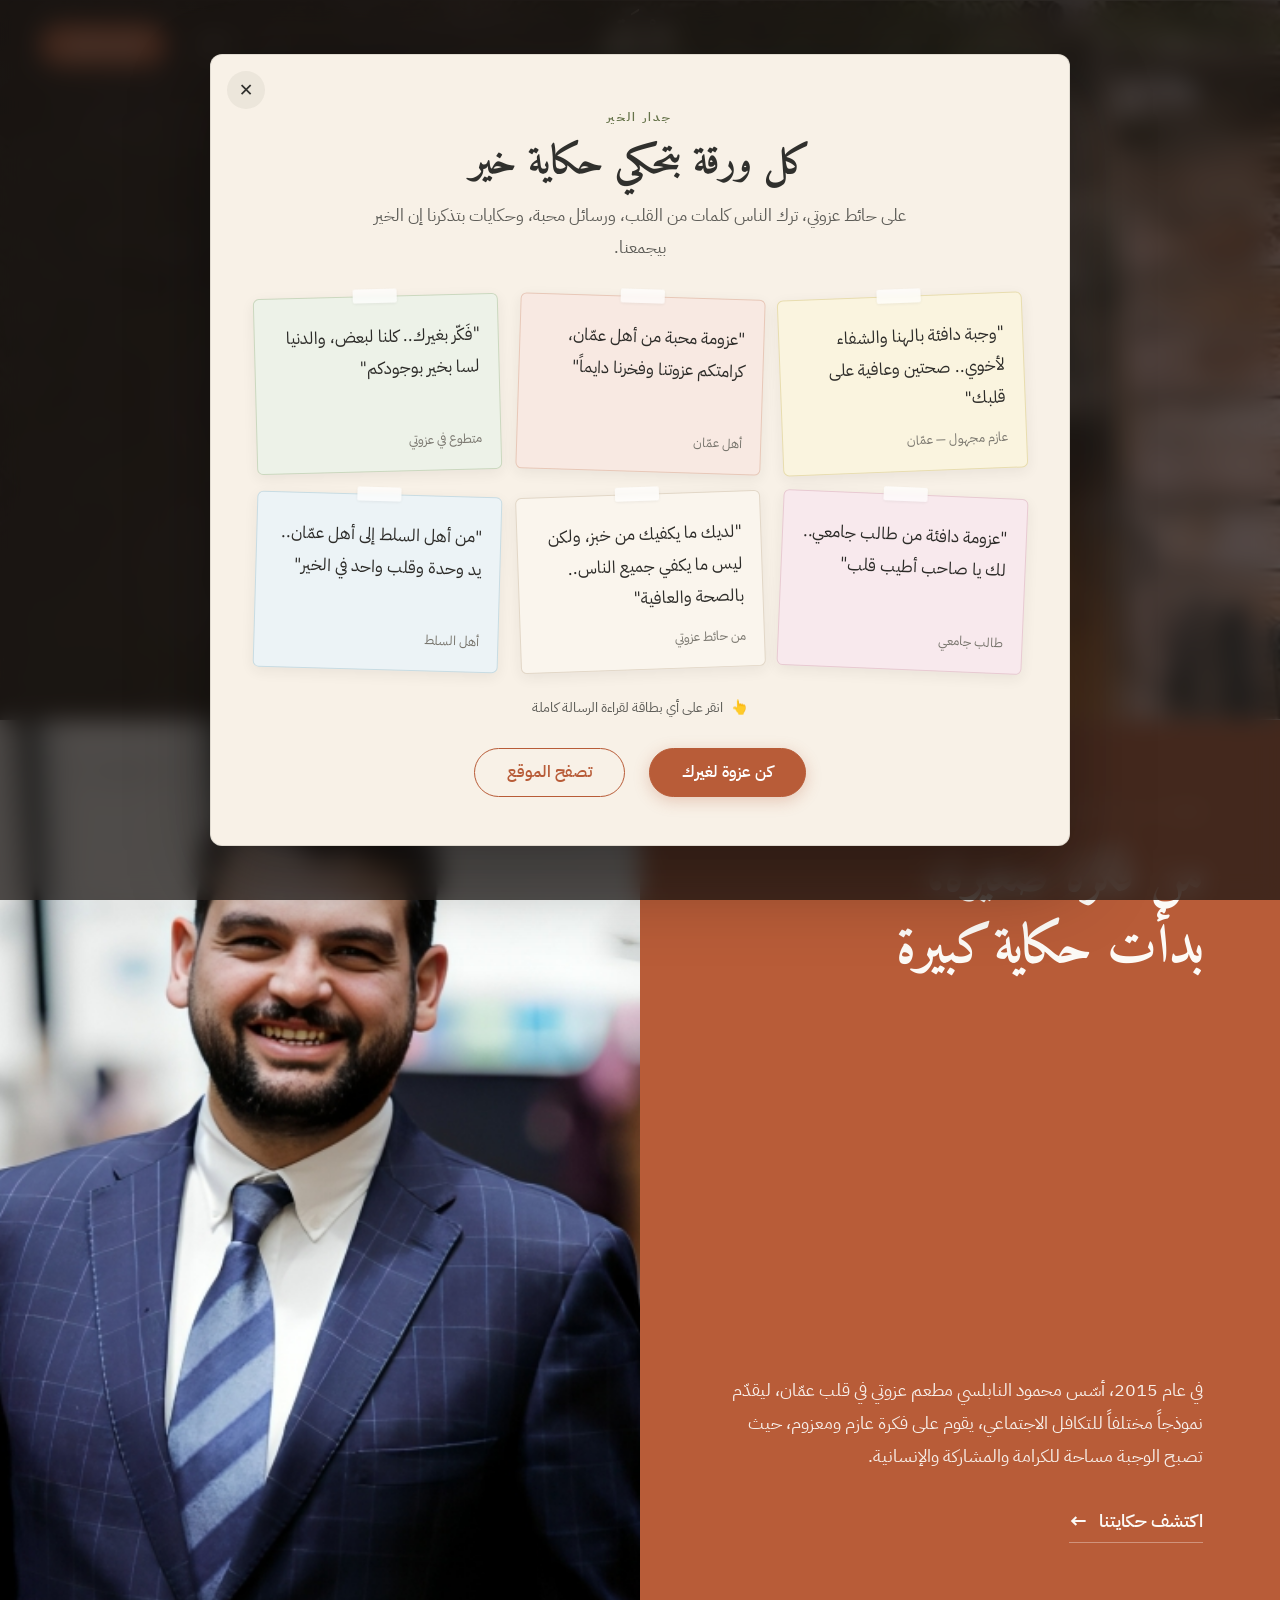
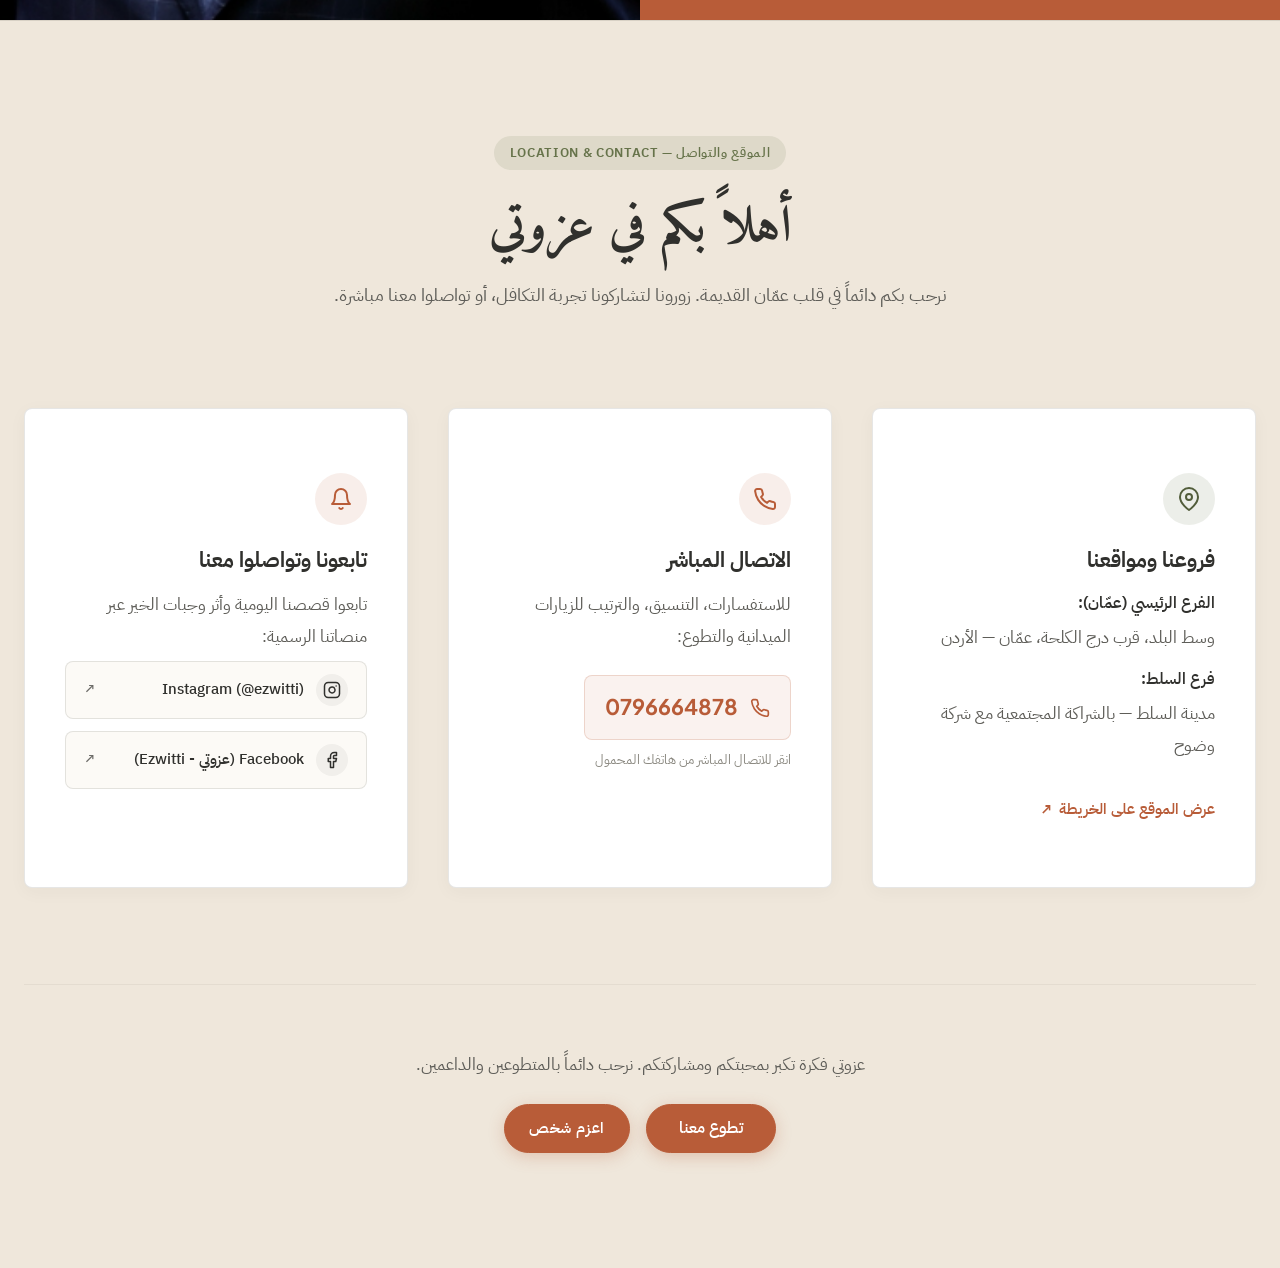
<file: index.html>
<!DOCTYPE html>
<html lang="ar" dir="rtl">
<head>
  <meta charset="UTF-8">
  <meta name="viewport" content="width=device-width, initial-scale=1.0">
  <title>Ezwitti — عزوتي | مطعم اجتماعي غير ربحي</title>
  <meta name="description" content="مطعم اجتماعي غير ربحي في عمّان مبني على مفهوم عازم ومعزوم لحفظ كرامة الإنسان وتعزيز التكافل.">
  <link rel="stylesheet" href="styles/main.css">
  <link rel="icon" href="data:image/svg+xml,<svg xmlns='http://www.w3.org/2000/svg' viewBox='0 0 100 100'><text y='.9em' font-size='90'>🌿</text></svg>">
</head>
<body>

  <!-- ========================================================================
       TOP HEADER NAVIGATION (Ballena Cabo Style)
       ======================================================================== -->
  <header class="site-header" id="siteHeader">
    <div class="nav-wrapper">
      
      <!-- Left: Hamburger Button -->
      <div class="nav-left">
        <button class="menu-trigger" id="menuTriggerBtn" aria-label="Open navigation menu">
          <span class="hamburger-icon" aria-hidden="true">
            <span class="hamburger-line"></span>
            <span class="hamburger-line"></span>
          </span>
          <span class="menu-label" data-i18n="menuLabel">القائمة</span>
        </button>
      </div>

      <!-- Center: Centered Ezwitti Logo -->
      <div class="nav-center">
        <a href="index.html" class="brand-logo" aria-label="Ezwitti Homepage">
          <span class="brand-title" data-i18n="brandTitle">عِزْوَتِي</span>
          <span class="brand-sub" data-i18n="brandSub">مطعم اجتماعي غير ربحي</span>
        </a>
      </div>

      <!-- Right: Language Switcher & Prominent "Sponsor a Meal" CTA -->
      <div class="nav-right">
        <button class="lang-switch-btn" id="langSwitchBtn" aria-label="Switch Language">EN</button>
        <button class="btn-sponsor btn-sponsor-trigger" data-i18n="sponsorBtn">اعزم شخص</button>
      </div>

    </div>
  </header>

  <!-- ========================================================================
       FULL-SCREEN DRAWER MENU (Ballena Cabo Style)
       ======================================================================== -->
  <div class="menu-drawer" id="menuDrawer" aria-hidden="true" role="dialog">
    <div class="drawer-header">
      <span class="brand-sub" data-i18n="brandSub">مطعم اجتماعي غير ربحي</span>
      <button class="drawer-close-btn" id="drawerCloseBtn" aria-label="Close menu">
        <span data-i18n="closeMenu">إغلاق</span>
        <span aria-hidden="true" style="font-size: 1.2rem; line-height: 1;">✕</span>
      </button>
    </div>

    <div class="drawer-body">
      <ul class="drawer-nav-list">
        <li class="drawer-nav-item">
          <a href="#hero" class="drawer-nav-link active">
            <span data-i18n="navHome">الرئيسية</span>
          </a>
        </li>
        <li class="drawer-nav-item">
          <a href="story.html" class="drawer-nav-link">
            <span data-i18n="navStory">قصتنا — من عزومة بدأت الحكاية</span>
          </a>
        </li>
        <li class="drawer-nav-item">
          <a href="media.html" class="drawer-nav-link">
            <span data-i18n="navMedia">عزوتي بعيون العالم</span>
          </a>
        </li>
        <li class="drawer-nav-item">
          <a href="volunteer.html" class="drawer-nav-link">
            <span data-i18n="navVolunteer">تطوّع معنا</span>
          </a>
        </li>
        <li class="drawer-nav-item">
          <a href="#contact" class="drawer-nav-link">
            <span data-i18n="navContact">الموقع والتواصل</span>
          </a>
        </li>
      </ul>
    </div>

    <div class="drawer-footer">
      <span data-i18n="locationNote">عمّان، الأردن — وسط البلد، قرب درج الكلحة</span>
      <span>© 2015 – 2026 Ezwitti</span>
    </div>
  </div>

  <!-- ========================================================================
       01 — HERO SECTION (Final Approved Cinematic Editorial Layout)
       ======================================================================== -->
  <section class="hero-section" id="hero">
    <div class="hero-background-wrapper">
      <img src="assets/images/ezwitti_entrance.jpg" alt="Ezwitti Restaurant Entrance — مدخل مطعم عزوتي" class="hero-bg-image">
      <div class="hero-overlay"></div>
    </div>

    <div class="hero-content">
      <h1 class="hero-headline">
        <span class="hero-headline-line" data-i18n="heroTitleLine1">حيث يلتقي العازم والمعزوم</span>
        <span class="hero-headline-line" data-i18n="heroTitleLine2">على وجبة واحدة،</span>
        <span class="hero-headline-line" data-i18n="heroTitleLine3">بكرامة وبدون أي حكم</span>
      </h1>

      <div class="hero-actions">
        <a href="story.html" class="btn-primary-editorial" data-i18n="heroPrimaryCta">اكتشف قصتنا</a>
        <a href="volunteer.html" class="btn-outline-editorial" data-i18n="heroSecondaryCta">تطوع معنا</a>
      </div>
    </div>
  </section>

  <!-- ========================================================================
       INCREMENTAL SECTION PREVIEWS (Stages 2–6)
       ======================================================================== -->
  <!-- ========================================================================
       02 — FOUNDER STORY (Ballena Cabo Split-Screen Editorial Layout)
       ======================================================================== -->
  <section class="story-split-section" id="story">
    <!-- Left Column: 50% Full-Bleed Authentic Photography -->
    <div class="story-split-media">
      <img src="assets/images/founder_portrait.png" alt="Founder Mahmoud Al-Nabulsi — مؤسس مطعم عزوتي" class="story-founder-image">
    </div>

    <!-- Right Column: 50% Terracotta Solid Panel -->
    <div class="story-split-content">
      <div class="story-top-block">
        <span class="story-tag" data-i18n="storyTag">قصتنا — من نبض عمّان</span>
        <h2 class="story-heading font-editorial" data-i18n="storyHeading">من فكرة صغيرة، بدأت حكاية كبيرة</h2>
      </div>

      <div class="story-bottom-block">
        <p class="story-paragraph" data-i18n="storyParagraph">
          في عام 2015، أسّس محمود النابلسي مطعم عزوتي في قلب عمّان، ليقدّم نموذجاً مختلفاً للتكافل الاجتماعي، يقوم على فكرة عازم ومعزوم، حيث تصبح الوجبة مساحة للكرامة والمشاركة والإنسانية.
        </p>
        <a href="story.html" class="story-cta-link">
          <span class="story-cta-text" data-i18n="storyCtaText">اكتشف حكايتنا</span>
          <span class="story-cta-arrow" aria-hidden="true">←</span>
        </a>
      </div>
    </div>
  </section>

  <!-- ========================================================================
       03 — LOCATION & CONTACT (الموقع والتواصل — Ballena Cabo Style)
       ======================================================================== -->
  <section class="contact-section" id="contact">
    <div class="contact-container">
      
      <!-- Section Header -->
      <div class="contact-header">
        <span class="contact-kicker" data-i18n="contactKicker">الموقع والتواصل — Location & Contact</span>
        <h2 class="contact-title" data-i18n="contactTitle">أهلاً بكم في عزوتي</h2>
        <p class="contact-subtitle" data-i18n="contactSubtitle">
          نرحب بكم دائماً في قلب عمّان القديمة. زورونا لتشاركونا تجربة التكافل، أو تواصلوا معنا مباشرة.
        </p>
      </div>

      <!-- Contact 3-Column Grid -->
      <div class="contact-grid">

        <!-- Card 1: Locations -->
        <article class="contact-card">
          <div class="contact-card-icon icon-olive" aria-hidden="true">
            <svg width="24" height="24" viewBox="0 0 24 24" fill="none" stroke="currentColor" stroke-width="2" stroke-linecap="round" stroke-linejoin="round">
              <path d="M21 10c0 7-9 13-9 13s-9-6-9-13a9 9 0 0 1 18 0z"></path>
              <circle cx="12" cy="10" r="3"></circle>
            </svg>
          </div>
          <h3 class="contact-card-title" data-i18n="locationsTitle">فروعنا ومواقعنا</h3>
          <div class="contact-card-desc">
            <div class="contact-location-item">
              <strong data-i18n="mainBranchLabel">الفرع الرئيسي (عمّان):</strong>
              <p style="margin-top: 4px;" data-i18n="mainBranchDesc">وسط البلد، قرب درج الكلحة، عمّان — الأردن</p>
            </div>
            <div class="contact-location-item">
              <strong data-i18n="saltBranchLabel">فرع السلط:</strong>
              <p style="margin-top: 4px;" data-i18n="saltBranchDesc">مدينة السلط — بالشراكة المجتمعية مع شركة وضوح</p>
            </div>
          </div>
          <a href="https://maps.google.com/?q=Daraj+Al+Kalha+Amman" target="_blank" rel="noopener noreferrer" class="contact-action-link" aria-label="عرض موقع مطعم عزوتي على خرائط جوجل">
            <span data-i18n="mapsAction">عرض الموقع على الخريطة</span>
            <span aria-hidden="true">↗</span>
          </a>
        </article>

        <!-- Card 2: Phone & Direct Contact -->
        <article class="contact-card">
          <div class="contact-card-icon" aria-hidden="true">
            <svg width="24" height="24" viewBox="0 0 24 24" fill="none" stroke="currentColor" stroke-width="2" stroke-linecap="round" stroke-linejoin="round">
              <path d="M22 16.92v3a2 2 0 0 1-2.18 2 19.79 19.79 0 0 1-8.63-3.07 19.5 19.5 0 0 1-6-6 19.79 19.79 0 0 1-3.07-8.67A2 2 0 0 1 4.11 2h3a2 2 0 0 1 2 1.72 12.84 12.84 0 0 0 .7 2.81 2 2 0 0 1-.45 2.11L8.09 9.91a16 16 0 0 0 6 6l1.27-1.27a2 2 0 0 1 2.11-.45 12.84 12.84 0 0 0 2.81.7A2 2 0 0 1 22 16.92z"></path>
            </svg>
          </div>
          <h3 class="contact-card-title" data-i18n="phoneTitle">الاتصال المباشر</h3>
          <div class="contact-card-desc">
            <p data-i18n="phoneDesc">للاستفسارات، التنسيق، والترتيب للزيارات الميدانية والتطوع:</p>
            <div style="margin-top: 14px;">
              <a href="tel:+962796664878" class="contact-phone-link" aria-label="الاتصال هاتفياً على الرقم 0796664878">
                <svg width="20" height="20" viewBox="0 0 24 24" fill="none" stroke="currentColor" stroke-width="2" stroke-linecap="round" stroke-linejoin="round" aria-hidden="true">
                  <path d="M22 16.92v3a2 2 0 0 1-2.18 2 19.79 19.79 0 0 1-8.63-3.07 19.5 19.5 0 0 1-6-6 19.79 19.79 0 0 1-3.07-8.67A2 2 0 0 1 4.11 2h3a2 2 0 0 1 2 1.72 12.84 12.84 0 0 0 .7 2.81 2 2 0 0 1-.45 2.11L8.09 9.91a16 16 0 0 0 6 6l1.27-1.27a2 2 0 0 1 2.11-.45 12.84 12.84 0 0 0 2.81.7A2 2 0 0 1 22 16.92z"></path>
                </svg>
                <span dir="ltr">0796664878</span>
              </a>
              <span class="phone-helper" data-i18n="phoneHelper">انقر للاتصال المباشر من هاتفك المحمول</span>
            </div>
            <!-- Email field is strictly kept hidden until verified official email address is provided -->
            <div class="contact-email-block" id="contactEmailBlock" hidden aria-hidden="true">
              <!-- Official verified email can be added here once confirmed:
                   <a href="mailto:official@ezwitti.org" class="contact-email-link">...</a>
              -->
            </div>
          </div>
        </article>

        <!-- Card 3: Social Media Links -->
        <article class="contact-card">
          <div class="contact-card-icon" aria-hidden="true">
            <svg width="24" height="24" viewBox="0 0 24 24" fill="none" stroke="currentColor" stroke-width="2" stroke-linecap="round" stroke-linejoin="round">
              <path d="M18 8A6 6 0 0 0 6 8c0 7-3 9-3 9h18s-3-2-3-9"></path>
              <path d="M13.73 21a2 2 0 0 1-3.46 0"></path>
            </svg>
          </div>
          <h3 class="contact-card-title" data-i18n="socialTitle">تابعونا وتواصلوا معنا</h3>
          <div class="contact-card-desc">
            <p data-i18n="socialDesc">تابعوا قصصنا اليومية وأثر وجبات الخير عبر منصاتنا الرسمية:</p>
            <div class="social-links-list">
              
              <!-- Instagram -->
              <a href="https://www.instagram.com/ezwitti/" target="_blank" rel="noopener noreferrer" class="social-link-item" aria-label="حساب عزوتي الرسمي على إنستغرام">
                <div class="social-item-main">
                  <span class="social-icon-wrapper" aria-hidden="true">
                    <svg width="18" height="18" viewBox="0 0 24 24" fill="none" stroke="currentColor" stroke-width="2" stroke-linecap="round" stroke-linejoin="round">
                      <rect x="2" y="2" width="20" height="20" rx="5" ry="5"></rect>
                      <path d="M16 11.37A4 4 0 1 1 12.63 8 4 4 0 0 1 16 11.37z"></path>
                      <line x1="17.5" y1="6.5" x2="17.51" y2="6.5"></line>
                    </svg>
                  </span>
                  <span>Instagram (@ezwitti)</span>
                </div>
                <span class="external-arrow" aria-hidden="true">↗</span>
              </a>

              <!-- Facebook -->
              <a href="https://www.facebook.com/izzwety/" target="_blank" rel="noopener noreferrer" class="social-link-item" aria-label="صفحة عزوتي الرسمية على فيسبوك">
                <div class="social-item-main">
                  <span class="social-icon-wrapper" aria-hidden="true">
                    <svg width="18" height="18" viewBox="0 0 24 24" fill="none" stroke="currentColor" stroke-width="2" stroke-linecap="round" stroke-linejoin="round">
                      <path d="M18 2h-3a5 5 0 0 0-5 5v3H7v4h3v8h4v-8h3l1-4h-4V7a1 1 0 0 1 1-1h3z"></path>
                    </svg>
                  </span>
                  <span>Facebook (عزوتي - Ezwitti)</span>
                </div>
                <span class="external-arrow" aria-hidden="true">↗</span>
              </a>

            </div>
          </div>
        </article>

      </div>

      <!-- Bottom Actions Bar -->
      <div class="contact-bottom-bar">
        <p class="contact-bottom-note" data-i18n="contactBottomNote">
          عزوتي فكرة تكبر بمحبتكم ومشاركتكم. نرحب دائماً بالمتطوعين والداعمين.
        </p>
        <div class="contact-bottom-actions">
          <a href="volunteer.html" class="btn-primary-editorial" data-i18n="heroSecondaryCta">تطوّع معنا</a>
          <button class="btn-sponsor btn-sponsor-trigger" data-i18n="sponsorBtn">اعزم شخص</button>
        </div>
      </div>

    </div>
  </section>

  <!-- ========================================================================
       FIRST-VISIT WALL OF KINDNESS WELCOME POPUP (Ballena Cabo Style)
       ======================================================================== -->
  <div class="welcome-modal" id="welcomeModal" role="dialog" aria-modal="true" aria-labelledby="modalTitle">
    <div class="modal-card">
      <button class="modal-close-btn" id="welcomeModalClose" aria-label="إغلاق النافذة">✕</button>
      
      <div class="modal-body">
        <span class="modal-tag" data-i18n="popupTag">جدار الخير</span>
        <h2 class="modal-title font-editorial" id="modalTitle" data-i18n="popupTitle">كل ورقة بتحكي حكاية خير</h2>
        <p class="modal-desc" data-i18n="popupDesc">
          على حائط عزوتي، ترك الناس كلمات من القلب، ورسائل محبة، وحكايات بتذكرنا إن الخير بيجمعنا.
        </p>

        <!-- Interactive Organic Note Cards Wall -->
        <div class="wall-of-kindness-grid" id="wallNotesContainer">
          <!-- Card 1 -->
          <div class="kindness-card card-yellow" data-card-id="1" tabindex="0" role="button" aria-label="بطاقة خير 1">
            <div class="card-tape"></div>
            <p class="card-text">"وجبة دافئة بالهنا والشفاء لأخوي.. صحتين وعافية على قلبك"</p>
            <span class="card-author">عازم مجهول — عمّان</span>
          </div>

          <!-- Card 2 -->
          <div class="kindness-card card-terracotta" data-card-id="2" tabindex="0" role="button" aria-label="بطاقة خير 2">
            <div class="card-tape"></div>
            <p class="card-text">"عزومة محبة من أهل عمّان، كرامتكم عزوتنا وفخرنا دايماً"</p>
            <span class="card-author">أهل عمّان</span>
          </div>

          <!-- Card 3 -->
          <div class="kindness-card card-olive" data-card-id="3" tabindex="0" role="button" aria-label="بطاقة خير 3">
            <div class="card-tape"></div>
            <p class="card-text">"فَكّر بغيرك.. كلنا لبعض، والدنيا لسا بخير بوجودكم"</p>
            <span class="card-author">متطوع في عزوتي</span>
          </div>

          <!-- Card 4 -->
          <div class="kindness-card card-pink" data-card-id="4" tabindex="0" role="button" aria-label="بطاقة خير 4">
            <div class="card-tape"></div>
            <p class="card-text">"عزومة دافئة من طالب جامعي.. لك يا صاحب أطيب قلب"</p>
            <span class="card-author">طالب جامعي</span>
          </div>

          <!-- Card 5 -->
          <div class="kindness-card card-cream" data-card-id="5" tabindex="0" role="button" aria-label="بطاقة خير 5">
            <div class="card-tape"></div>
            <p class="card-text">"لديك ما يكفيك من خبز، ولكن ليس ما يكفي جميع الناس.. بالصحة والعافية"</p>
            <span class="card-author">من حائط عزوتي</span>
          </div>

          <!-- Card 6 -->
          <div class="kindness-card card-sky" data-card-id="6" tabindex="0" role="button" aria-label="بطاقة خير 6">
            <div class="card-tape"></div>
            <p class="card-text">"من أهل السلط إلى أهل عمّان.. يد وحدة وقلب واحد في الخير"</p>
            <span class="card-author">أهل السلط</span>
          </div>
        </div>

        <p class="wall-hint">
          <span class="hint-icon">👆</span>
          <span data-i18n="wallHint">انقر على أي بطاقة لقراءة الرسالة كاملة</span>
        </p>

        <!-- CTA Actions -->
        <div class="modal-actions">
          <button class="btn-primary-editorial" id="welcomeModalSponsor" data-i18n="popupCta">كن عزوة لغيرك</button>
          <button class="btn-outline-editorial" id="welcomeModalExplore" data-i18n="popupExplore">تصفح الموقع</button>
        </div>
      </div>

      <!-- Expanded Single Card Viewer Modal -->
      <div class="card-expanded-viewer" id="cardExpandedViewer" aria-hidden="true">
        <div class="card-expanded-box" id="cardExpandedBox">
          <button class="card-expanded-close" id="cardExpandedClose" aria-label="إغلاق البطاقة">✕</button>
          <div class="card-tape-large"></div>
          <p class="card-expanded-text" id="cardExpandedText"></p>
          <span class="card-expanded-author" id="cardExpandedAuthor"></span>
        </div>
      </div>
    </div>
  </div>

  <!-- ========================================================================
       SPONSOR A MEAL (اعزم شخص) AUTHENTIC MODAL
       ======================================================================== -->
  <div class="sponsor-dialog" id="sponsorDialog" role="dialog" aria-modal="true" aria-labelledby="sponsorTitle">
    <div class="modal-card">
      <button class="modal-close-btn" id="sponsorDialogClose" aria-label="Close dialog">✕</button>

      <div class="modal-body" style="padding: 48px 32px;">
        <span class="modal-tag">عازم ومعزوم</span>
        <h2 class="modal-title font-editorial" id="sponsorTitle" data-i18n="sponsorTitle">عازم ومعزوم — اعزم شخص</h2>
        <p class="modal-desc" data-i18n="sponsorDesc" style="margin-bottom: 20px;">
          فكرة عزوتي مبنية على أن يقوم القادر بدفع ثمن وجبة لشخص لا يعرفه، وتعليق البطاقة على جدار الخير ليحصل عليها المحتاج بكرامة تامة ودون أن يُسأل عن هويته.
        </p>
        <div style="background-color: var(--color-cream-deep); padding: 18px 24px; border-radius: 6px; border: 1px solid var(--color-border); text-align: start; margin-bottom: 28px;">
          <p style="font-size: 0.92rem; color: var(--color-charcoal); line-height: 1.6;" data-i18n="sponsorNote">
            ملاحظة: بانتظار تفعيل وسائل الدفع المعتمدة رسمياً من إدارة عزوتي، نرحب بزيارتكم الكريمة لمطعمنا في وسط البلد للمشاركة حضورياً.
          </p>
        </div>

        <button class="btn-primary-editorial" id="sponsorDialogDismiss" data-i18n="sponsorClose">إغلاق النافذة</button>
      </div>
    </div>
  </div>

  <script src="scripts/main.js"></script>
</body>
</html>
</file>
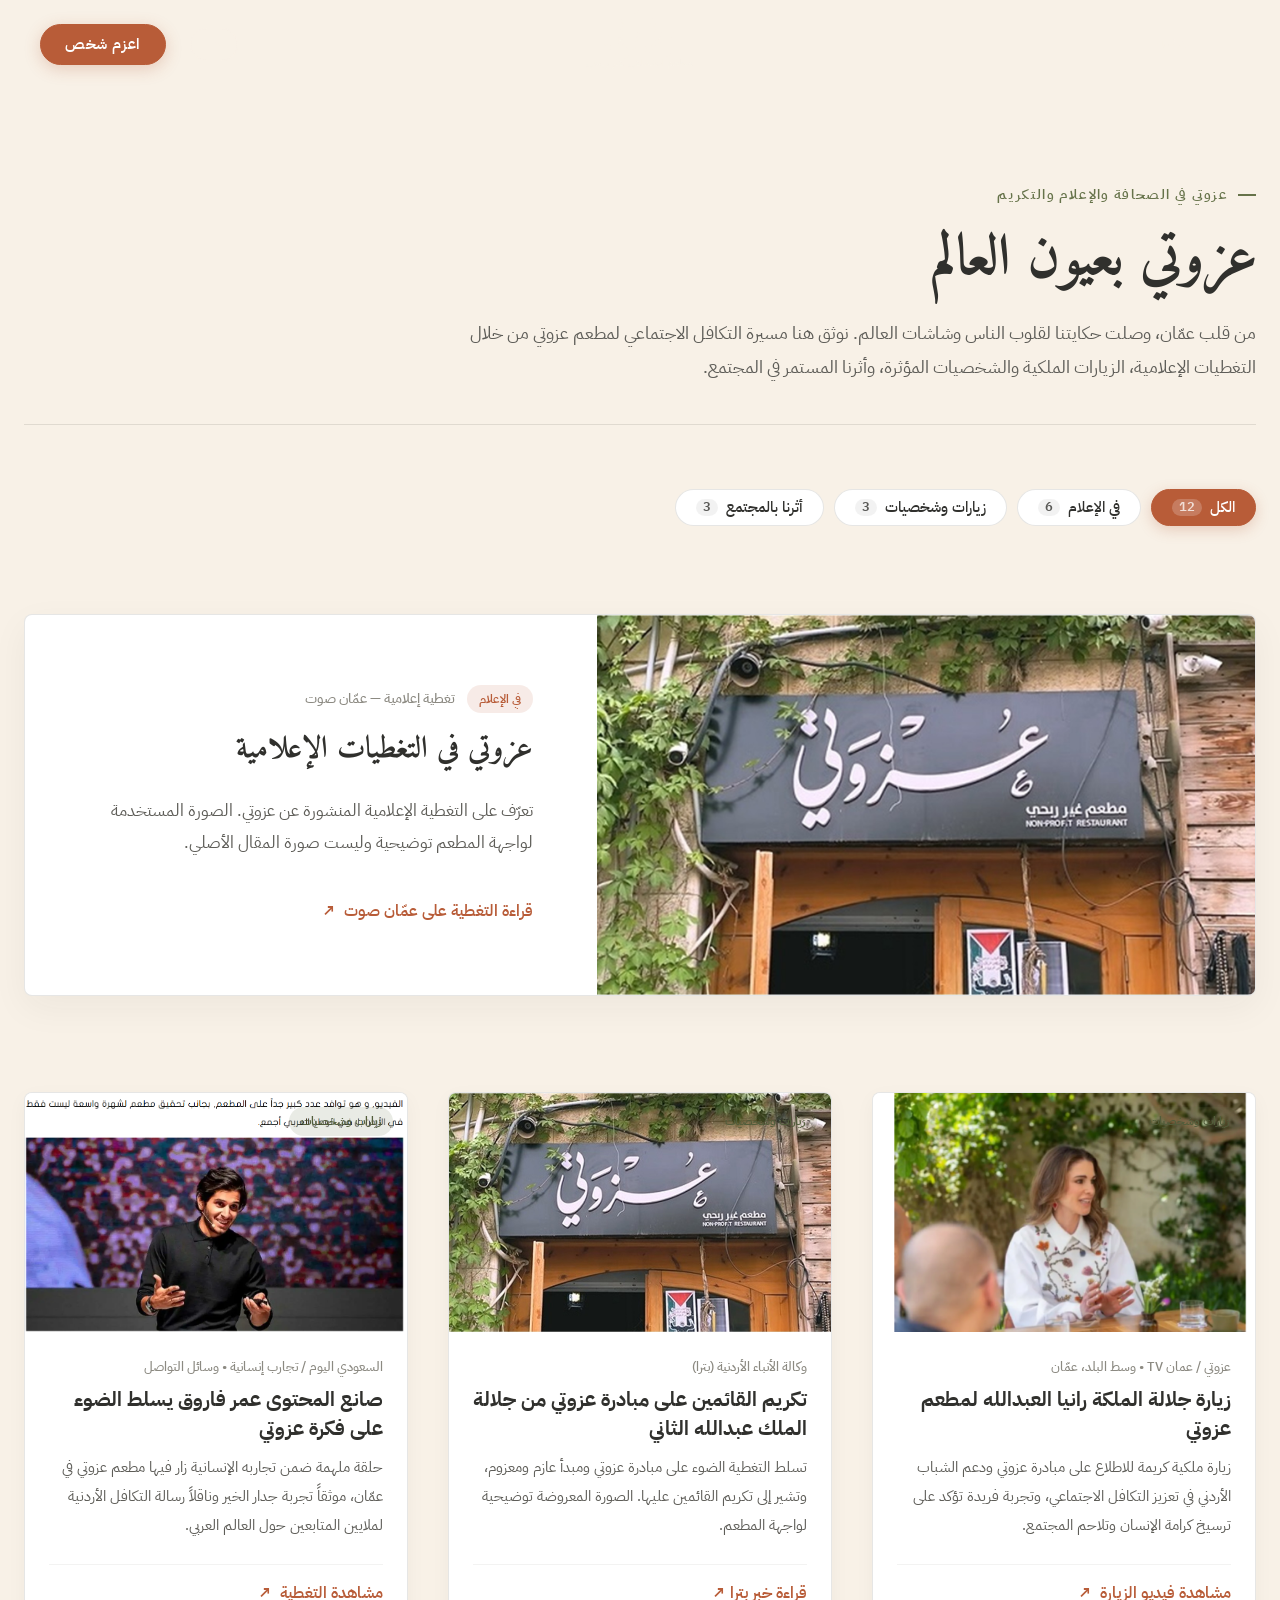
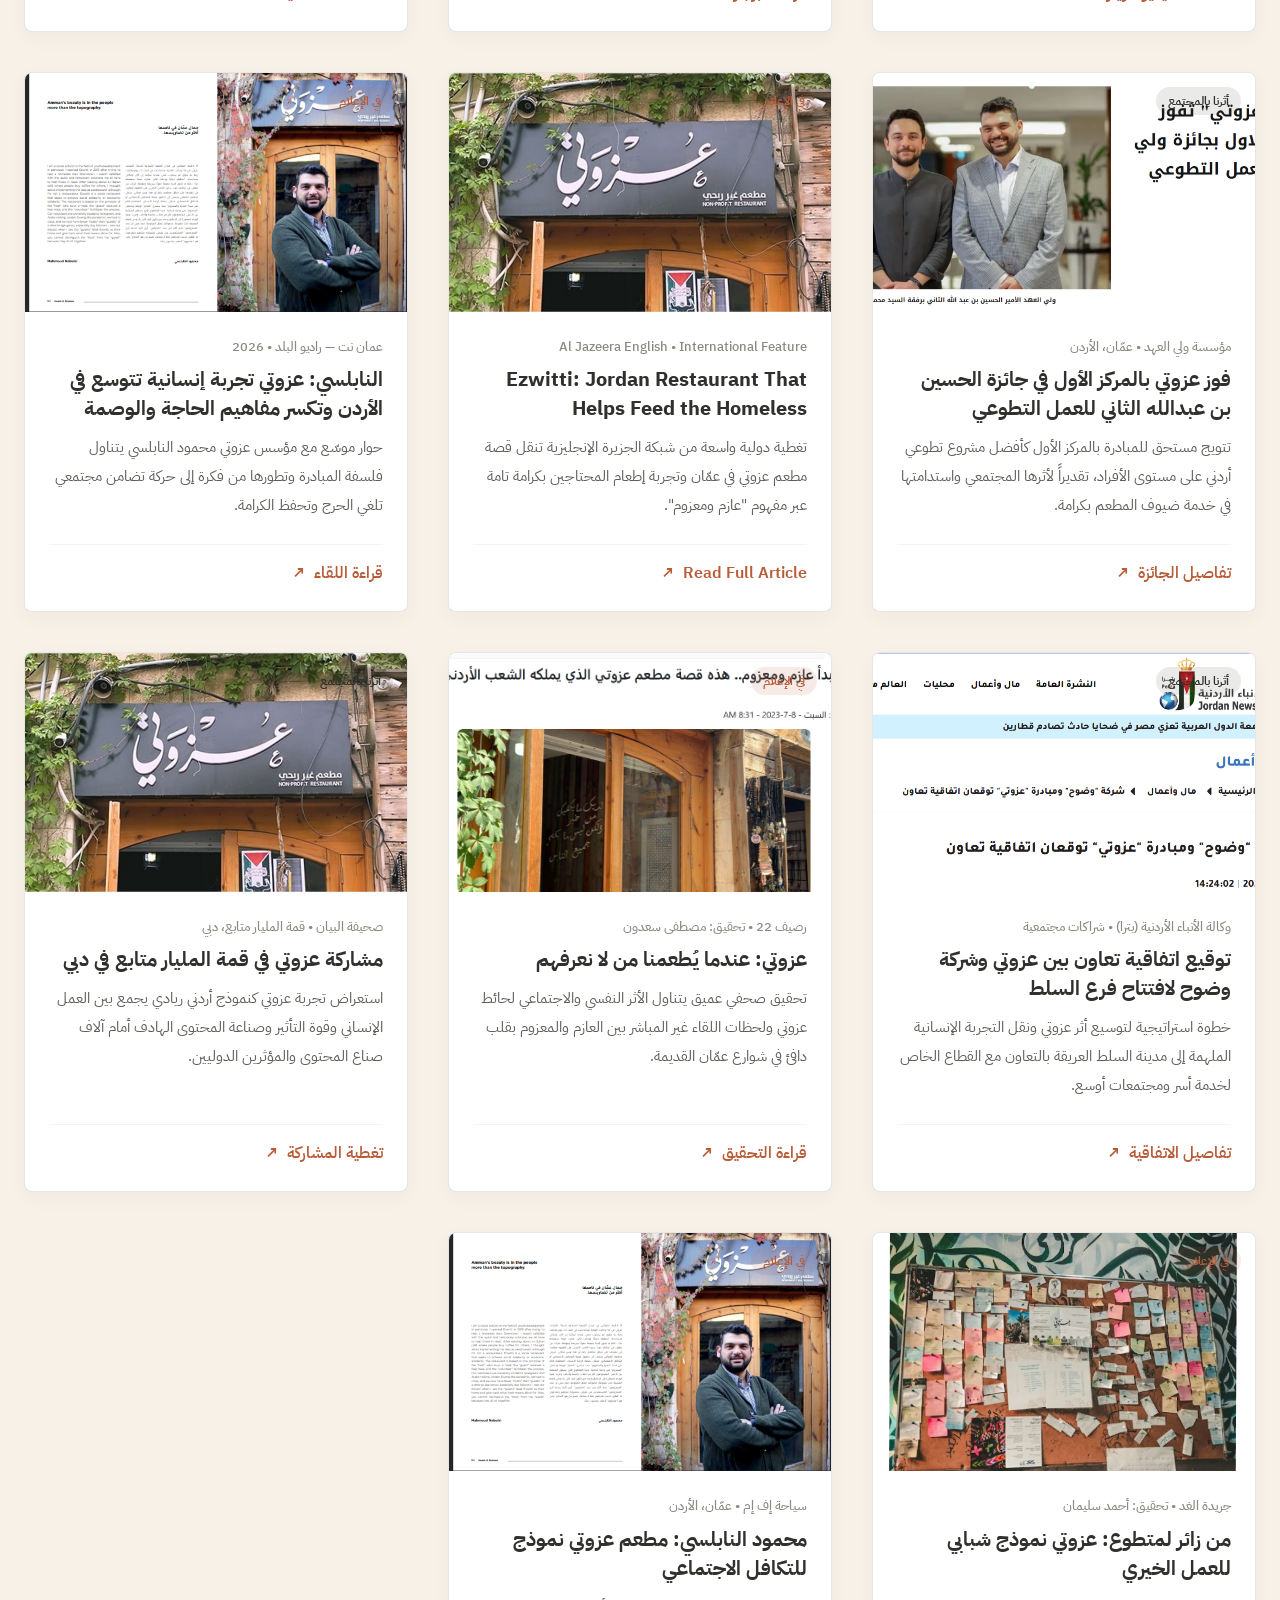
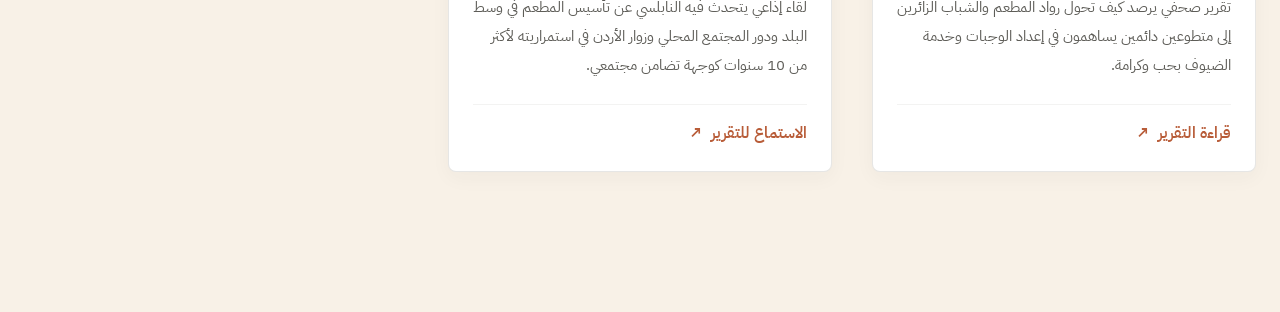
<file: media.html>
<!DOCTYPE html>

<html dir="rtl" lang="ar">
<head>
<meta charset="utf-8"/>
<meta content="width=device-width, initial-scale=1.0" name="viewport"/>
<title>عزوتي بعيون العالم | Ezwitti — تغطيات وتكريم</title>
<meta content="عزوتي بعيون العالم — نوثق هنا مسيرة التكافل الاجتماعي لمطعم عزوتي من خلال التغطيات الإعلامية، الزيارات الملكية والشخصيات المؤثرة، وأثرنا المستدام في المجتمع." name="description"/>
<link href="styles/main.css" rel="stylesheet"/>
<link href="data:image/svg+xml,&lt;svg xmlns='http://www.w3.org/2000/svg' viewBox='0 0 100 100'&gt;&lt;text y='.9em' font-size='90'&gt;🌿&lt;/text&gt;&lt;/svg&gt;" rel="icon"/>
</head>
<body class="media-page-body">
<!-- ========================================================================
       TOP HEADER NAVIGATION (Ballena Cabo Style)
       ======================================================================== -->
<header class="site-header scrolled" id="siteHeader">
<div class="nav-wrapper">
<!-- Left: Hamburger Button -->
<div class="nav-left">
<button aria-label="Open navigation menu" class="menu-trigger" id="menuTriggerBtn">
<span aria-hidden="true" class="hamburger-icon">
<span class="hamburger-line"></span>
<span class="hamburger-line"></span>
</span>
<span class="menu-label" data-i18n="menuLabel">القائمة</span>
</button>
</div>
<!-- Center: Centered Ezwitti Logo -->
<div class="nav-center">
<a aria-label="Ezwitti Homepage" class="brand-logo" href="index.html">
<span class="brand-title" data-i18n="brandTitle">عِزْوَتِي</span>
<span class="brand-sub" data-i18n="brandSub">مطعم اجتماعي غير ربحي</span>
</a>
</div>
<!-- Right: Language Switcher & Prominent "Sponsor a Meal" CTA -->
<div class="nav-right">
<button aria-label="Switch Language" class="lang-switch-btn" id="langSwitchBtn">EN</button>
<button class="btn-sponsor btn-sponsor-trigger" data-i18n="sponsorBtn">اعزم شخص</button>
</div>
</div>
</header>
<!-- ========================================================================
       FULL-SCREEN DRAWER MENU
       ======================================================================== -->
<div aria-hidden="true" class="menu-drawer" id="menuDrawer" role="dialog">
<div class="drawer-header">
<span class="brand-sub" data-i18n="brandSub">مطعم اجتماعي غير ربحي</span>
<button aria-label="Close menu" class="drawer-close-btn" id="drawerCloseBtn">
<span data-i18n="closeMenu">إغلاق</span>
<span aria-hidden="true" style="font-size: 1.2rem; line-height: 1;">✕</span>
</button>
</div>
<div class="drawer-body">
<ul class="drawer-nav-list">
<li class="drawer-nav-item">
<a class="drawer-nav-link" href="index.html#hero">
<span data-i18n="navHome">الرئيسية</span>
</a>
</li>
<li class="drawer-nav-item">
<a class="drawer-nav-link" href="story.html">
<span data-i18n="navStory">قصتنا — من عزومة بدأت الحكاية</span>
</a>
</li>
<li class="drawer-nav-item">
<a class="drawer-nav-link active" href="media.html">
<span data-i18n="navMedia">عزوتي بعيون العالم</span>
</a>
</li>
<li class="drawer-nav-item">
<a class="drawer-nav-link" href="volunteer.html">
<span data-i18n="navVolunteer">تطوّع معنا</span>
</a>
</li>
<li class="drawer-nav-item">
<a class="drawer-nav-link" href="index.html#contact">
<span data-i18n="navContact">الموقع والتواصل</span>
</a>
</li>
</ul>
</div>
<div class="drawer-footer">
<span data-i18n="locationNote">عمّان، الأردن — وسط البلد، قرب درج الكلحة</span>
<span>© 2015 – 2026 Ezwitti</span>
</div>
</div>
<!-- ========================================================================
       MAIN EDITORIAL CONTENT
       ======================================================================== -->
<main class="media-page-container">
<!-- Page Header / Intro Banner -->
<section class="media-hero">
<span class="media-kicker">عزوتي في الصحافة والإعلام والتكريم</span>
<h1 class="media-main-title">عزوتي بعيون العالم</h1>
<p class="media-main-desc">
        من قلب عمّان، وصلت حكايتنا لقلوب الناس وشاشات العالم. نوثق هنا مسيرة التكافل الاجتماعي لمطعم عزوتي من خلال التغطيات الإعلامية، الزيارات الملكية والشخصيات المؤثرة، وأثرنا المستمر في المجتمع.
      </p>
</section>
<!-- Interactive Category Filter Bar -->
<nav aria-label="تصنيفات التغطيات" class="media-filter-bar">
<button class="media-filter-btn active" data-filter="all" type="button">
<span>الكل</span>
<span class="filter-count">12</span>
</button>
<button class="media-filter-btn" data-filter="media" type="button">
<span>في الإعلام</span>
<span class="filter-count">6</span>
</button>
<button class="media-filter-btn" data-filter="visits" type="button">
<span>زيارات وشخصيات</span>
<span class="filter-count">3</span>
</button>
<button class="media-filter-btn" data-filter="impact" type="button">
<span>أثرنا بالمجتمع</span>
<span class="filter-count">3</span>
</button>
</nav>
<!-- Top Featured Media Story -->
<article class="media-featured-card" data-category="media">
<div class="media-featured-media">
<img alt="واجهة مطعم عزوتي في عمّان — صورة توضيحية" class="media-featured-img" src="assets/images/ezwitti_entrance.jpg"/>
</div>
<div class="media-featured-content">
<div class="media-meta-line">
<span class="media-category-pill category-media">في الإعلام</span>
<span>تغطية إعلامية — عمّان صوت</span>
</div>
<h2 class="media-featured-title">عزوتي في التغطيات الإعلامية</h2>
<p class="media-featured-desc">تعرّف على التغطية الإعلامية المنشورة عن عزوتي. الصورة المستخدمة لواجهة المطعم توضيحية وليست صورة المقال الأصلي.</p>
<div>
<a aria-label="زيارة موقع الجزيرة الوثائقية" class="media-cta-link" href="https://ammanvoice.net/article/56202" rel="noopener noreferrer" target="_blank">
<span>قراءة التغطية على عمّان صوت</span>
<span aria-hidden="true">↗</span>
</a>
</div>
</div>
</article>
<!-- Editorial Stories Grid -->
<div class="media-grid" id="mediaGrid">
<!-- Story 1: Queen Rania Visit (visits) -->
<article class="media-card" data-category="visits">
<div class="media-card-thumb">
<img alt="زيارة جلالة الملكة رانيا لمطعم عزوتي" class="media-card-img" loading="lazy" src="assets/images/queen_rania.png"/>
<div class="media-card-pill-overlay">
<span class="media-category-pill category-visits">زيارات وشخصيات</span>
</div>
</div>
<div class="media-card-body">
<div class="media-card-meta">عزوتي / عمان TV • وسط البلد، عمّان</div>
<h3 class="media-card-title">زيارة جلالة الملكة رانيا العبدالله لمطعم عزوتي</h3>
<p class="media-card-desc">
            زيارة ملكية كريمة للاطلاع على مبادرة عزوتي ودعم الشباب الأردني في تعزيز التكافل الاجتماعي، وتجربة فريدة تؤكد على ترسيخ كرامة الإنسان وتلاحم المجتمع.
          </p>
<div class="media-card-footer">
<a class="media-cta-link" href="https://www.instagram.com/reel/DXbdLyvgjzu/" rel="noopener noreferrer" target="_blank">
<span>مشاهدة فيديو الزيارة</span>
<span aria-hidden="true">↗</span>
</a>
</div>
</div>
</article>
<!-- Story 2: King Abdullah II Recognition (visits) -->
<article class="media-card" data-category="visits">
<div class="media-card-thumb">
<img alt="واجهة مطعم عزوتي — صورة توضيحية وليست صورة التكريم" class="media-card-img" loading="lazy" src="assets/images/ezwitti_entrance.jpg"/>
<div class="media-card-pill-overlay">
<span class="media-category-pill category-visits">زيارات وشخصيات</span>
</div>
</div>
<div class="media-card-body">
<div class="media-card-meta">وكالة الأنباء الأردنية (بترا)</div>
<h3 class="media-card-title">تكريم القائمين على مبادرة عزوتي من جلالة الملك عبدالله الثاني</h3>
<p class="media-card-desc">تسلط التغطية الضوء على مبادرة عزوتي ومبدأ عازم ومعزوم، وتشير إلى تكريم القائمين عليها. الصورة المعروضة توضيحية لواجهة المطعم.</p>
<div class="media-card-footer"><a class="media-cta-link" href="https://petra.gov.jo/ar/index.php/ar/news/%D8%B9%D8%B2%D9%88%D8%AA%D9%8A-%D9%85%D8%B7%D8%B9%D9%85-%D8%AE%D9%8A%D8%B1%D9%8A-%D8%A3%D8%B1%D8%AF%D9%86%D9%8A-%D9%8A%D8%B9%D9%8A%D8%AF-%D8%AA%D8%B9%D8%B1%D9%8A%D9%81-%D8%A7%D9%84%D8%B9%D8%B7%D8%A7%D8%A1-%D9%88%D9%8A%D8%AD%D9%81%D8%B8-%D9%83%D8%B1%D8%A7%D9%85%D8%A9-%D8%A7%D9%84%D8%A5%D9%86%D8%B3%D8%A7%D9%86" rel="noopener noreferrer" target="_blank">قراءة خبر بترا ↗</a></div></div>
</article>
<!-- Story 3: Omar Farooq (visits) -->
<article class="media-card" data-category="visits">
<div class="media-card-thumb">
<img alt="صانع المحتوى عمر فاروق في مطعم عزوتي" class="media-card-img" loading="lazy" src="assets/images/omar_farooq.png"/>
<div class="media-card-pill-overlay">
<span class="media-category-pill category-visits">زيارات وشخصيات</span>
</div>
</div>
<div class="media-card-body">
<div class="media-card-meta">السعودي اليوم / تجارب إنسانية • وسائل التواصل</div>
<h3 class="media-card-title">صانع المحتوى عمر فاروق يسلط الضوء على فكرة عزوتي</h3>
<p class="media-card-desc">
            حلقة ملهمة ضمن تجاربه الإنسانية زار فيها مطعم عزوتي في عمّان، موثقاً تجربة جدار الخير وناقلاً رسالة التكافل الأردنية لملايين المتابعين حول العالم العربي.
          </p>
<div class="media-card-footer">
<a class="media-cta-link" href="https://alsaudialyaum.com/news/18585" rel="noopener noreferrer" target="_blank">
<span>مشاهدة التغطية</span>
<span aria-hidden="true">↗</span>
</a>
</div>
</div>
</article>
<!-- Story 4: Crown Prince Award (impact) -->
<article class="media-card" data-category="impact">
<div class="media-card-thumb">
<img alt="جائزة الحسين بن عبدالله الثاني للعمل التطوعي" class="media-card-img" loading="lazy" src="assets/images/crown_prince_award.png"/>
<div class="media-card-pill-overlay">
<span class="media-category-pill category-impact">أثرنا بالمجتمع</span>
</div>
</div>
<div class="media-card-body">
<div class="media-card-meta">مؤسسة ولي العهد • عمّان، الأردن</div>
<h3 class="media-card-title">فوز عزوتي بالمركز الأول في جائزة الحسين بن عبدالله الثاني للعمل التطوعي</h3>
<p class="media-card-desc">
            تتويج مستحق للمبادرة بالمركز الأول كأفضل مشروع تطوعي أردني على مستوى الأفراد، تقديراً لأثرها المجتمعي واستدامتها في خدمة ضيوف المطعم بكرامة.
          </p>
<div class="media-card-footer">
<a class="media-cta-link" href="https://alghad.com/Section-26/منوعات/من-زائر-لمتطوع-عزوتي-نموذج-شبابي-للعمل-الخيري-1214788" rel="noopener noreferrer" target="_blank">
<span>تفاصيل الجائزة</span>
<span aria-hidden="true">↗</span>
</a>
</div>
</div>
</article>
<!-- Story 5: Al Jazeera English (media) -->
<article class="media-card" data-category="media">
<div class="media-card-thumb">
<img alt="واجهة مطعم عزوتي — صورة توضيحية للتغطية" class="media-card-img" loading="lazy" src="assets/images/ezwitti_entrance.jpg"/>
<div class="media-card-pill-overlay">
<span class="media-category-pill category-media">في الإعلام</span>
</div>
</div>
<div class="media-card-body">
<div class="media-card-meta">Al Jazeera English • International Feature</div>
<h3 class="media-card-title">Ezwitti: Jordan Restaurant That Helps Feed the Homeless</h3>
<p class="media-card-desc">
            تغطية دولية واسعة من شبكة الجزيرة الإنجليزية تنقل قصة مطعم عزوتي في عمّان وتجربة إطعام المحتاجين بكرامة تامة عبر مفهوم "عازم ومعزوم".
          </p>
<div class="media-card-footer">
<a class="media-cta-link" href="https://www.aljazeera.com/video/2018/4/9/ezwitti-jordan-restaurant-that-helps-feed-the-homeless" rel="noopener noreferrer" target="_blank">
<span>Read Full Article</span>
<span aria-hidden="true">↗</span>
</a>
</div>
</div>
</article>
<!-- Story 6: Amman Net / Radio Al Balad (media) -->
<article class="media-card" data-category="media">
<div class="media-card-thumb">
<img alt="محمود النابلسي في حوار راديو البلد" class="media-card-img" loading="lazy" src="assets/images/founder_mahmoud.png"/>
<div class="media-card-pill-overlay">
<span class="media-category-pill category-media">في الإعلام</span>
</div>
</div>
<div class="media-card-body">
<div class="media-card-meta">عمان نت — راديو البلد • 2026</div>
<h3 class="media-card-title">النابلسي: عزوتي تجربة إنسانية تتوسع في الأردن وتكسر مفاهيم الحاجة والوصمة</h3>
<p class="media-card-desc">
            حوار موسّع مع مؤسس عزوتي محمود النابلسي يتناول فلسفة المبادرة وتطورها من فكرة إلى حركة تضامن مجتمعي تلغي الحرج وتحفظ الكرامة.
          </p>
<div class="media-card-footer">
<a class="media-cta-link" href="https://ammannet.net/أخبار/النابلسي-مبادرة-عزوتي-تجربة-إنسانية-تتوسع-في-الأردن-وتكسر-مفاهيم-الحاجة-والوصمة" rel="noopener noreferrer" target="_blank">
<span>قراءة اللقاء</span>
<span aria-hidden="true">↗</span>
</a>
</div>
</div>
</article>
<!-- Story 7: Salt Branch Expansion (impact) -->
<article class="media-card" data-category="impact">
<div class="media-card-thumb">
<img alt="اتفاقية فرع السلط لمطعم عزوتي" class="media-card-img" loading="lazy" src="assets/images/salt_branch.png"/>
<div class="media-card-pill-overlay">
<span class="media-category-pill category-impact">أثرنا بالمجتمع</span>
</div>
</div>
<div class="media-card-body">
<div class="media-card-meta">وكالة الأنباء الأردنية (بترا) • شراكات مجتمعية</div>
<h3 class="media-card-title">توقيع اتفاقية تعاون بين عزوتي وشركة وضوح لافتتاح فرع السلط</h3>
<p class="media-card-desc">
            خطوة استراتيجية لتوسيع أثر عزوتي ونقل التجربة الإنسانية الملهمة إلى مدينة السلط العريقة بالتعاون مع القطاع الخاص لخدمة أسر ومجتمعات أوسع.
          </p>
<div class="media-card-footer">
<a class="media-cta-link" href="https://petra.gov.jo/stats/index.php/ar/news/شركة-وضوح-ومبادرة-عزوتي-توقعان-اتفاقية-تعاون" rel="noopener noreferrer" target="_blank">
<span>تفاصيل الاتفاقية</span>
<span aria-hidden="true">↗</span>
</a>
</div>
</div>
</article>
<!-- Story 8: Raseef22 Feature (media) -->
<article class="media-card" data-category="media">
<div class="media-card-thumb">
<img alt="تحقيق رصيف 22 عن عزوتي" class="media-card-img" loading="lazy" src="assets/images/wall_notes_amman_voice.png"/>
<div class="media-card-pill-overlay">
<span class="media-category-pill category-media">في الإعلام</span>
</div>
</div>
<div class="media-card-body">
<div class="media-card-meta">رصيف 22 • تحقيق: مصطفى سعدون</div>
<h3 class="media-card-title">عزوتي: عندما يُطعمنا من لا نعرفهم</h3>
<p class="media-card-desc">
            تحقيق صحفي عميق يتناول الأثر النفسي والاجتماعي لحائط عزوتي ولحظات اللقاء غير المباشر بين العازم والمعزوم بقلب دافئ في شوارع عمّان القديمة.
          </p>
<div class="media-card-footer">
<a class="media-cta-link" href="https://raseef22.net/article/123350-عزوتي-عندما-يُطعمنا-من-لا-نعرفهم" rel="noopener noreferrer" target="_blank">
<span>قراءة التحقيق</span>
<span aria-hidden="true">↗</span>
</a>
</div>
</div>
</article>
<!-- Story 9: 1 Billion Followers Summit (impact) -->
<article class="media-card" data-category="impact">
<div class="media-card-thumb">
<img alt="واجهة مطعم عزوتي — صورة توضيحية للمشاركة" class="media-card-img" loading="lazy" src="assets/images/ezwitti_entrance.jpg"/>
<div class="media-card-pill-overlay">
<span class="media-category-pill category-impact">أثرنا بالمجتمع</span>
</div>
</div>
<div class="media-card-body">
<div class="media-card-meta">صحيفة البيان • قمة المليار متابع، دبي</div>
<h3 class="media-card-title">مشاركة عزوتي في قمة المليار متابع في دبي</h3>
<p class="media-card-desc">
            استعراض تجربة عزوتي كنموذج أردني ريادي يجمع بين العمل الإنساني وقوة التأثير وصناعة المحتوى الهادف أمام آلاف صناع المحتوى والمؤثرين الدوليين.
          </p>
<div class="media-card-footer">
<a class="media-cta-link" href="https://www.albayan.ae/uae/news/2024-01-12-1.4799215" rel="noopener noreferrer" target="_blank">
<span>تغطية المشاركة</span>
<span aria-hidden="true">↗</span>
</a>
</div>
</div>
</article>
<!-- Story 10: Al Ghad Newspaper (media) -->
<article class="media-card" data-category="media">
<div class="media-card-thumb">
<img alt="جريدة الغد عن متطوعي عزوتي" class="media-card-img" loading="lazy" src="assets/images/wall_of_kindness_popup.png"/>
<div class="media-card-pill-overlay">
<span class="media-category-pill category-media">في الإعلام</span>
</div>
</div>
<div class="media-card-body">
<div class="media-card-meta">جريدة الغد • تحقيق: أحمد سليمان</div>
<h3 class="media-card-title">من زائر لمتطوع: عزوتي نموذج شبابي للعمل الخيري</h3>
<p class="media-card-desc">
            تقرير صحفي يرصد كيف تحول رواد المطعم والشباب الزائرين إلى متطوعين دائمين يساهمون في إعداد الوجبات وخدمة الضيوف بحب وكرامة.
          </p>
<div class="media-card-footer">
<a class="media-cta-link" href="https://alghad.com/Section-26/منوعات/من-زائر-لمتطوع-عزوتي-نموذج-شبابي-للعمل-الخيري-1214788" rel="noopener noreferrer" target="_blank">
<span>قراءة التقرير</span>
<span aria-hidden="true">↗</span>
</a>
</div>
</div>
</article>
<!-- Story 11: Seyaha FM (media) -->
<article class="media-card" data-category="media">
<div class="media-card-thumb">
<img alt="صفحة عن مؤسس عزوتي — صورة توضيحية" class="media-card-img" loading="lazy" src="assets/images/founder_mahmoud.png"/>
<div class="media-card-pill-overlay">
<span class="media-category-pill category-media">في الإعلام</span>
</div>
</div>
<div class="media-card-body">
<div class="media-card-meta">سياحة إف إم • عمّان، الأردن</div>
<h3 class="media-card-title">محمود النابلسي: مطعم عزوتي نموذج للتكافل الاجتماعي</h3>
<p class="media-card-desc">
            لقاء إذاعي يتحدث فيه النابلسي عن تأسيس المطعم في وسط البلد ودور المجتمع المحلي وزوار الأردن في استمراريته لأكثر من 10 سنوات كوجهة تضامن مجتمعي.
          </p>
<div class="media-card-footer">
<a class="media-cta-link" href="https://seyahafm.com/محمود-النابلسي-مطعم-عزوتي-نموذج-للتك/" rel="noopener noreferrer" target="_blank">
<span>الاستماع للتقرير</span>
<span aria-hidden="true">↗</span>
</a>
</div>
</div>
</article>
</div>
<!-- Empty State for Filters (if any category has 0 items) -->
<div class="media-empty-state" id="mediaEmptyState">
<p style="font-size: 1.1rem; color: var(--color-charcoal-muted);">لا توجد مواد متوفرة في هذا التصنيف حالياً.</p>
</div>
<!-- Bottom CTA Section -->
</main>

  <script src="scripts/main.js"></script>
</body>
</html>
</file>
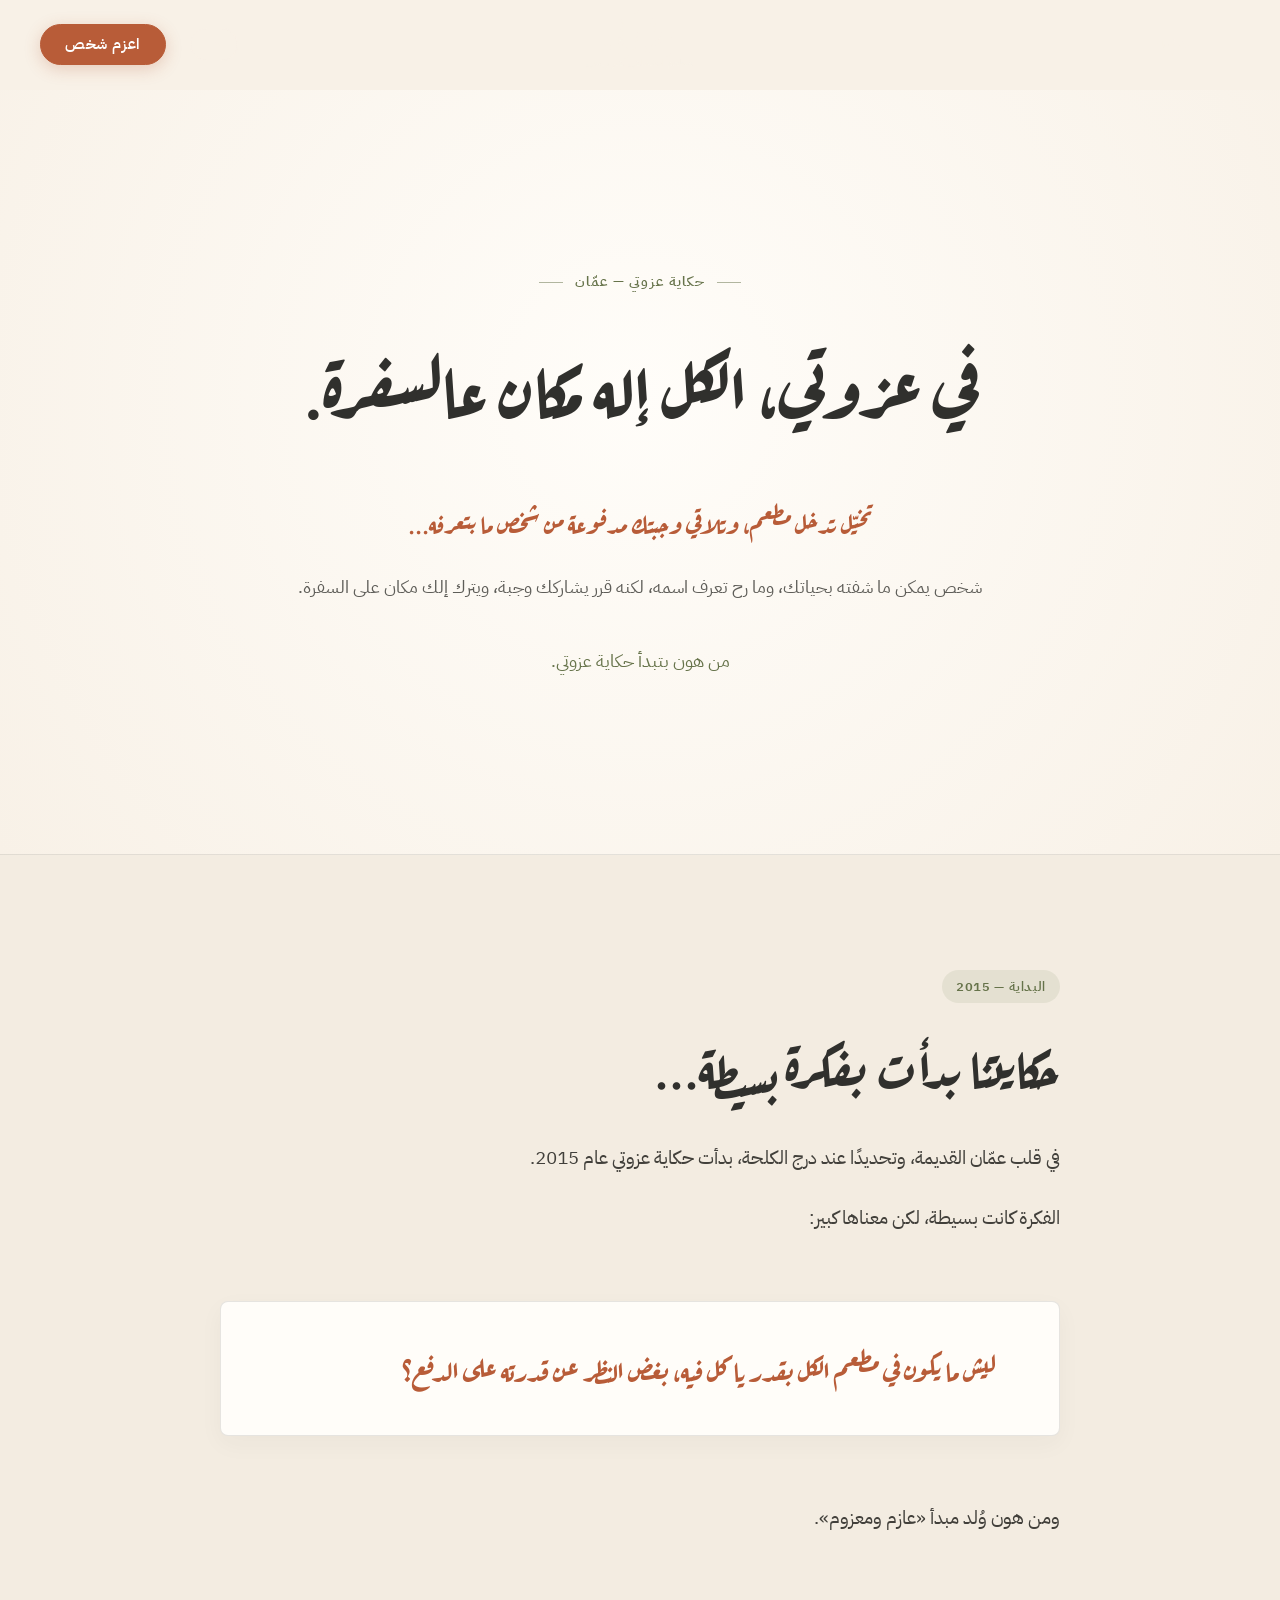
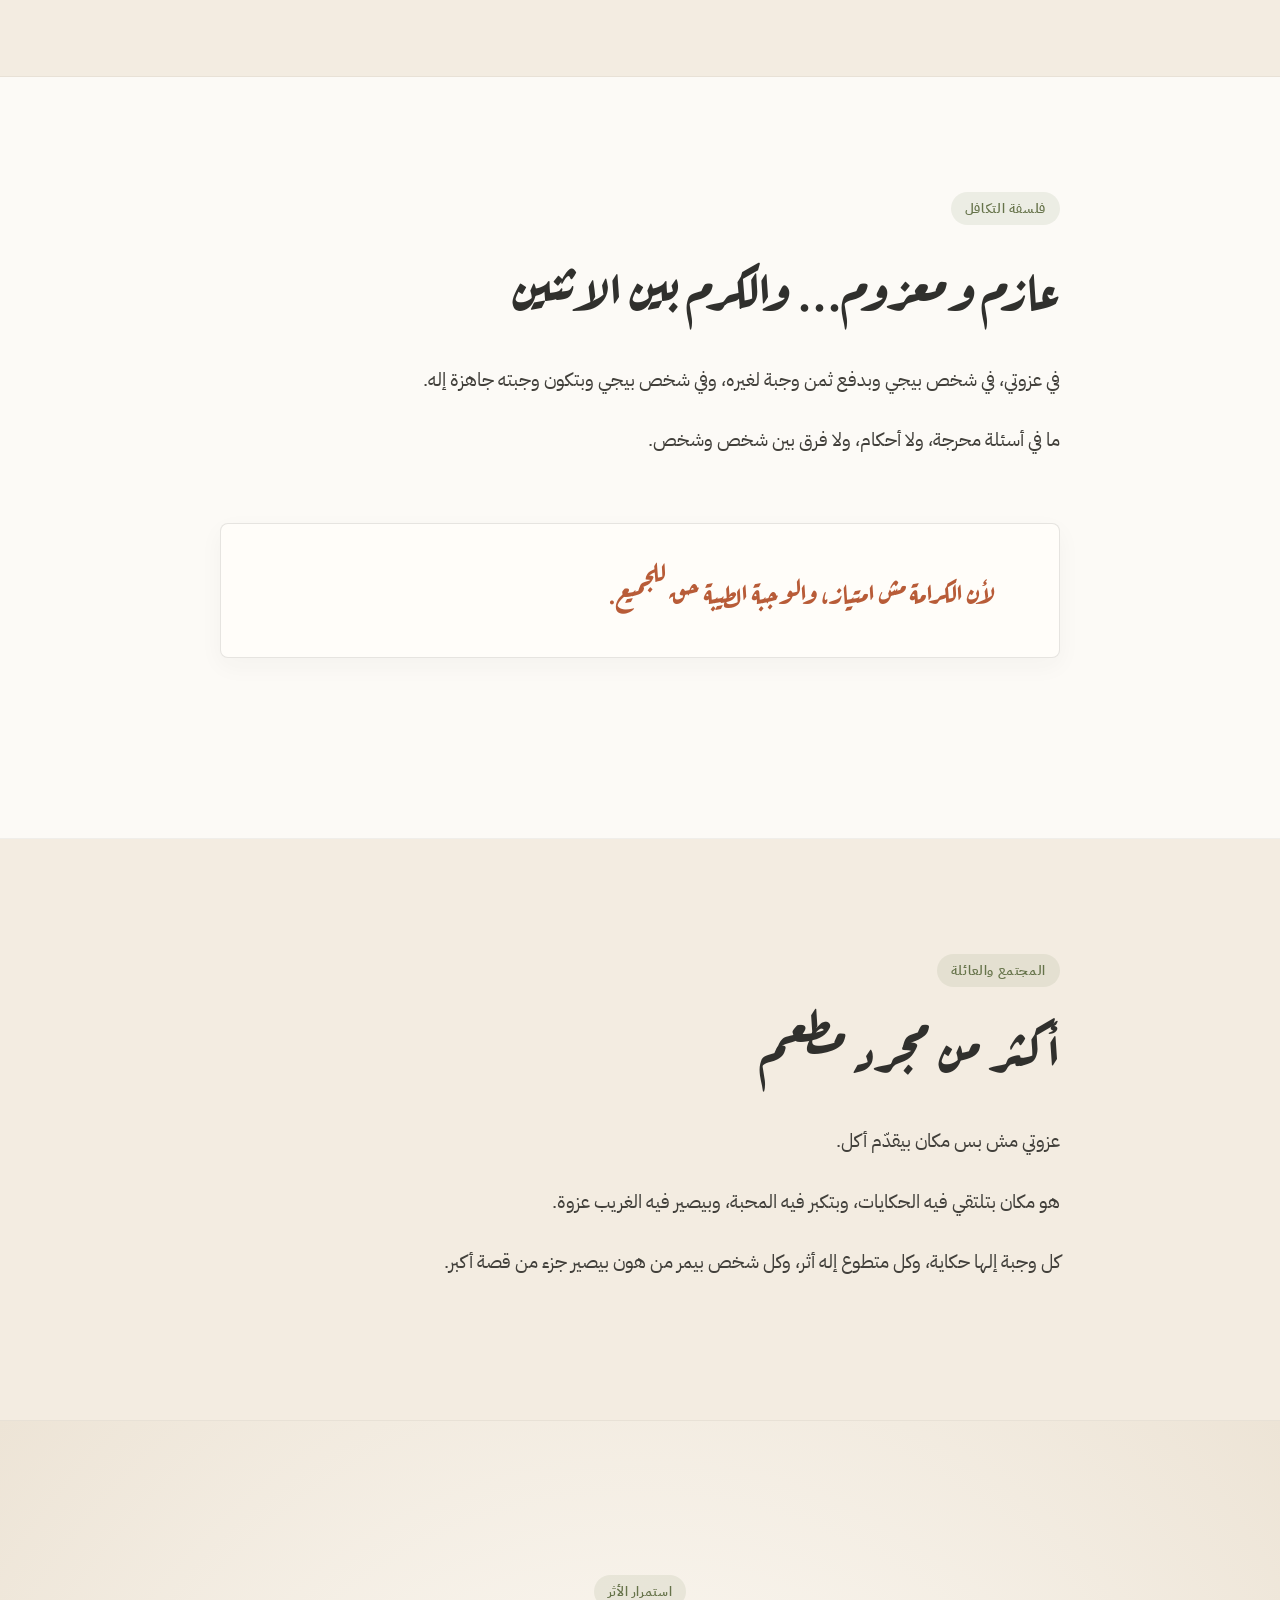
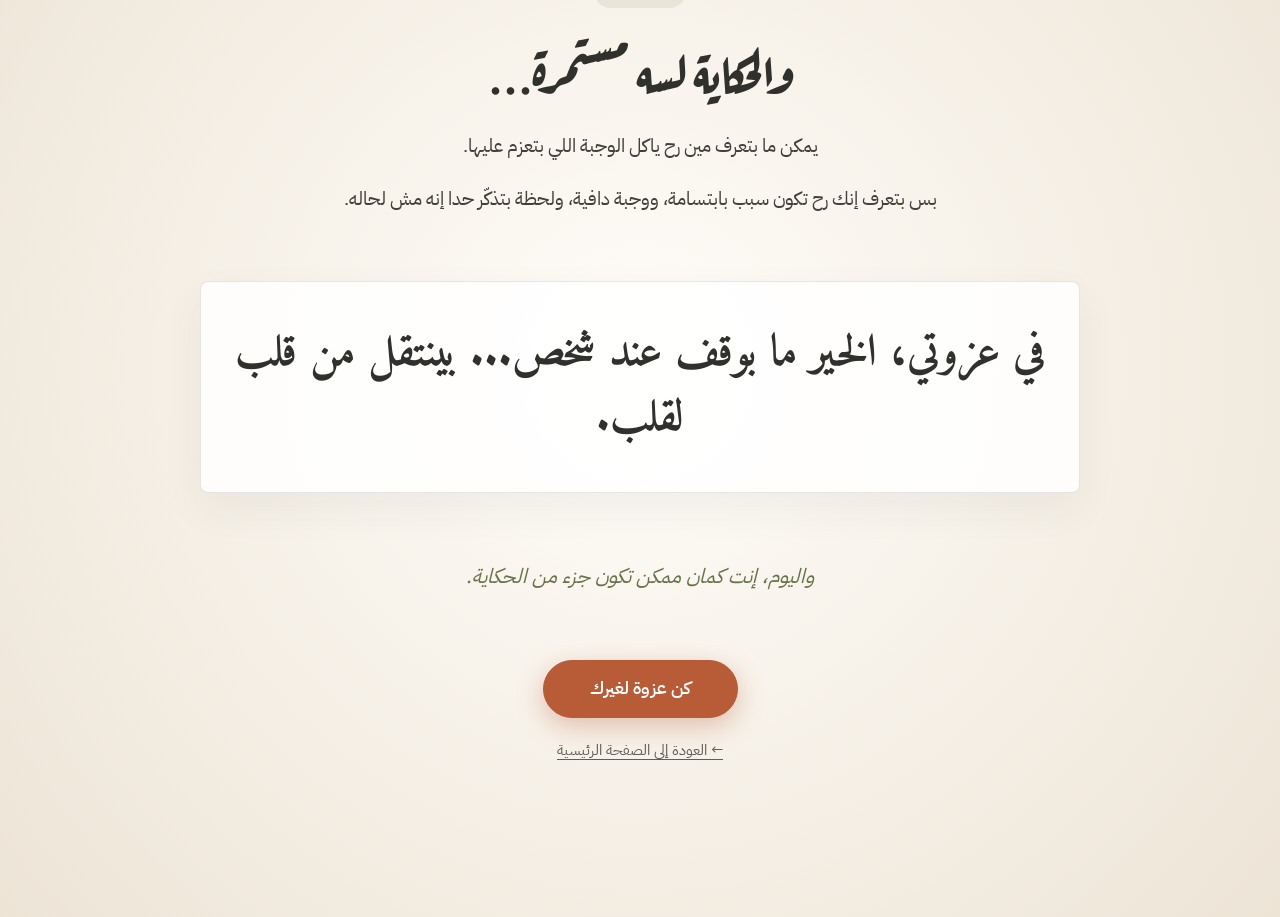
<file: story.html>
<!DOCTYPE html>
<html lang="ar" dir="rtl">
<head>
  <meta charset="UTF-8">
  <meta name="viewport" content="width=device-width, initial-scale=1.0">
  <title>قصتنا | Ezwitti — عزوتي</title>
  <meta name="description" content="قصة مطعم عزوتي في عمّان — من فكرة بسيطة بدأت حكاية عازم ومعزوم لحفظ كرامة الإنسان.">
  <link rel="stylesheet" href="styles/main.css">
  <link rel="icon" href="data:image/svg+xml,<svg xmlns='http://www.w3.org/2000/svg' viewBox='0 0 100 100'><text y='.9em' font-size='90'>🌿</text></svg>">
</head>
<body class="story-page-body">

  <!-- ========================================================================
       TOP HEADER NAVIGATION (Ballena Cabo Style)
       ======================================================================== -->
  <header class="site-header scrolled" id="siteHeader">
    <div class="nav-wrapper">
      
      <!-- Left: Hamburger Button -->
      <div class="nav-left">
        <button class="menu-trigger" id="menuTriggerBtn" aria-label="Open navigation menu">
          <span class="hamburger-icon" aria-hidden="true">
            <span class="hamburger-line"></span>
            <span class="hamburger-line"></span>
          </span>
          <span class="menu-label" data-i18n="menuLabel">القائمة</span>
        </button>
      </div>

      <!-- Center: Centered Ezwitti Logo -->
      <div class="nav-center">
        <a href="index.html" class="brand-logo" aria-label="Ezwitti Homepage">
          <span class="brand-title" data-i18n="brandTitle">عِزْوَتِي</span>
          <span class="brand-sub" data-i18n="brandSub">مطعم اجتماعي غير ربحي</span>
        </a>
      </div>

      <!-- Right: Language Switcher & Prominent "Sponsor a Meal" CTA -->
      <div class="nav-right">
        <button class="lang-switch-btn" id="langSwitchBtn" aria-label="Switch Language">EN</button>
        <button class="btn-sponsor btn-sponsor-trigger" data-i18n="sponsorBtn">اعزم شخص</button>
      </div>

    </div>
  </header>

  <!-- ========================================================================
       FULL-SCREEN DRAWER MENU
       ======================================================================== -->
  <div class="menu-drawer" id="menuDrawer" aria-hidden="true" role="dialog">
    <div class="drawer-header">
      <span class="brand-sub" data-i18n="brandSub">مطعم اجتماعي غير ربحي</span>
      <button class="drawer-close-btn" id="drawerCloseBtn" aria-label="Close menu">
        <span data-i18n="closeMenu">إغلاق</span>
        <span aria-hidden="true" style="font-size: 1.2rem; line-height: 1;">✕</span>
      </button>
    </div>

    <div class="drawer-body">
      <ul class="drawer-nav-list">
        <li class="drawer-nav-item">
          <a href="index.html#hero" class="drawer-nav-link">
            <span data-i18n="navHome">الرئيسية</span>
          </a>
        </li>
        <li class="drawer-nav-item">
          <a href="story.html" class="drawer-nav-link active">
            <span data-i18n="navStory">قصتنا — من عزومة بدأت الحكاية</span>
          </a>
        </li>
        <li class="drawer-nav-item">
          <a href="media.html" class="drawer-nav-link">
            <span data-i18n="navMedia">عزوتي بعيون العالم</span>
          </a>
        </li>
        <li class="drawer-nav-item">
          <a href="volunteer.html" class="drawer-nav-link">
            <span data-i18n="navVolunteer">تطوّع معنا</span>
          </a>
        </li>
        <li class="drawer-nav-item">
          <a href="index.html#contact" class="drawer-nav-link">
            <span data-i18n="navContact">الموقع والتواصل</span>
          </a>
        </li>
      </ul>
    </div>

    <div class="drawer-footer">
      <span data-i18n="locationNote">عمّان، الأردن — وسط البلد، قرب درج الكلحة</span>
      <span>© 2015 – 2026 Ezwitti</span>
    </div>
  </div>

  <!-- ========================================================================
       MAIN STORYTELLING EXPERIENCE (5 Chapters)
       ======================================================================== -->
  <main class="story-page-container">

    <!-- SECTION 1 — Opening Statement -->
    <section class="story-chapter-hero">
      <div class="container-narrow story-reveal">
        <span class="story-hero-kicker">حكاية عزوتي — عمّان</span>
        <h1 class="story-hero-headline font-display-ar">في عزوتي، الكل إله مكان عالسفرة.</h1>
        <p class="story-lead-quote font-display-ar">تخيّل تدخل مطعم، وتلاقي وجبتك مدفوعة من شخص ما بتعرفه...</p>
        <p class="story-lead-body">شخص يمكن ما شفته بحياتك، وما رح تعرف اسمه، لكنه قرر يشاركك وجبة، ويترك إلك مكان على السفرة.</p>
        <p class="story-lead-footer">من هون بتبدأ حكاية عزوتي.</p>
      </div>
    </section>

    <!-- SECTION 2 — The Beginning -->
    <section class="story-chapter bg-warm-tint">
      <div class="story-chapter-inner story-reveal">
        <span class="chapter-badge">البداية — 2015</span>
        <h2 class="chapter-title font-display-ar">حكايتنا بدأت بفكرة بسيطة...</h2>
        <p class="chapter-paragraph">في قلب عمّان القديمة، وتحديدًا عند درج الكلحة، بدأت حكاية عزوتي عام 2015.</p>
        <p class="chapter-paragraph">الفكرة كانت بسيطة، لكن معناها كبير:</p>

        <div class="story-callout-block">
          <p class="story-callout-quote font-display-ar">ليش ما يكون في مطعم الكل بقدر ياكل فيه، بغض النظر عن قدرته على الدفع؟</p>
        </div>

        <p class="chapter-paragraph">ومن هون وُلد مبدأ «عازم ومعزوم».</p>
      </div>
    </section>

    <!-- SECTION 3 — The Concept -->
    <section class="story-chapter bg-surface">
      <div class="story-chapter-inner story-reveal">
        <span class="chapter-badge">فلسفة التكافل</span>
        <h2 class="chapter-title font-display-ar">عازم ومعزوم... والكرم بين الاثنين</h2>
        <p class="chapter-paragraph">في عزوتي، في شخص بيجي وبدفع ثمن وجبة لغيره، وفي شخص بيجي وبتكون وجبته جاهزة إله.</p>
        <p class="chapter-paragraph">ما في أسئلة محرجة، ولا أحكام، ولا فرق بين شخص وشخص.</p>

        <div class="story-callout-block">
          <p class="story-callout-quote font-display-ar">لأن الكرامة مش امتياز، والوجبة الطيبة حق للجميع.</p>
        </div>
      </div>
    </section>

    <!-- SECTION 4 — More Than a Restaurant -->
    <section class="story-chapter bg-warm-tint">
      <div class="story-chapter-inner story-reveal">
        <span class="chapter-badge">المجتمع والعائلة</span>
        <h2 class="chapter-title font-display-ar">أكثر من مجرد مطعم</h2>
        <p class="chapter-paragraph">عزوتي مش بس مكان بيقدّم أكل.</p>
        <p class="chapter-paragraph">هو مكان بتلتقي فيه الحكايات، وبتكبر فيه المحبة، وبيصير فيه الغريب عزوة.</p>
        <p class="chapter-paragraph">كل وجبة إلها حكاية، وكل متطوع إله أثر، وكل شخص بيمر من هون بيصير جزء من قصة أكبر.</p>
      </div>
    </section>

    <!-- SECTION 5 — The Story Continues & Final CTA -->
    <section class="story-final-chapter">
      <div class="story-final-inner story-reveal">
        <span class="chapter-badge">استمرار الأثر</span>
        <h2 class="chapter-title font-display-ar" style="margin-bottom: 24px;">والحكاية لسه مستمرة...</h2>
        <p class="chapter-paragraph" style="text-align: center; max-width: 720px; margin: 0 auto 16px;">
          يمكن ما بتعرف مين رح ياكل الوجبة اللي بتعزم عليها.
        </p>
        <p class="chapter-paragraph" style="text-align: center; max-width: 720px; margin: 0 auto 32px;">
          بس بتعرف إنك رح تكون سبب بابتسامة، ووجبة دافية، ولحظة بتذكّر حدا إنه مش لحاله.
        </p>

        <div class="story-highlight-quote font-display-ar">
          في عزوتي، الخير ما بوقف عند شخص... بينتقل من قلب لقلب.
        </div>

        <p class="story-invitation-text">
          واليوم، إنت كمان ممكن تكون جزء من الحكاية.
        </p>

        <div class="story-final-actions">
          <button class="btn-primary-editorial btn-story-cta btn-sponsor-trigger" data-i18n="popupCta">
            كن عزوة لغيرك
          </button>
          <a href="index.html" class="story-back-link">
            ← العودة إلى الصفحة الرئيسية
          </a>
        </div>
      </div>
    </section>

  </main>

  <!-- ========================================================================
       SPONSOR A MEAL DIALOG (عازم ومعزوم)
       ======================================================================== -->
  <div class="sponsor-dialog" id="sponsorDialog" role="dialog" aria-modal="true" aria-labelledby="sponsorTitle">
    <div class="modal-card">
      <button class="modal-close-btn" id="sponsorDialogClose" aria-label="Close dialog">✕</button>

      <div class="modal-body" style="padding: 48px 32px;">
        <span class="modal-tag">عازم ومعزوم</span>
        <h2 class="modal-title font-editorial" id="sponsorTitle" data-i18n="sponsorTitle">عازم ومعزوم — اعزم شخص</h2>
        <p class="modal-desc" data-i18n="sponsorDesc" style="margin-bottom: 20px;">
          فكرة عزوتي مبنية على أن يقوم القادر بدفع ثمن وجبة لشخص لا يعرفه، وتعليق البطاقة على جدار الخير ليحصل عليها المحتاج بكرامة تامة ودون أن يُسأل عن هويته.
        </p>
        <div style="background-color: var(--color-cream-deep); padding: 18px 24px; border-radius: 6px; border: 1px solid var(--color-border); text-align: start; margin-bottom: 28px;">
          <p style="font-size: 0.92rem; color: var(--color-charcoal); line-height: 1.6;" data-i18n="sponsorNote">
            ملاحظة: بانتظار تفعيل وسائل الدفع المعتمدة رسمياً من إدارة عزوتي، نرحب بزيارتكم الكريمة لمطعمنا في وسط البلد للمشاركة حضورياً.
          </p>
        </div>

        <button class="btn-primary-editorial" id="sponsorDialogDismiss" data-i18n="sponsorClose">إغلاق النافذة</button>
      </div>
    </div>
  </div>

  <script src="scripts/main.js"></script>
  <script>
    // Scroll reveal observer for story chapters
    document.addEventListener("DOMContentLoaded", () => {
      const reveals = document.querySelectorAll(".story-reveal");
      if ("IntersectionObserver" in window) {
        const observer = new IntersectionObserver((entries) => {
          entries.forEach((entry) => {
            if (entry.isIntersecting) {
              entry.target.classList.add("visible");
            }
          });
        }, { threshold: 0.15 });

        reveals.forEach((el) => observer.observe(el));
      } else {
        reveals.forEach((el) => el.classList.add("visible"));
      }
    });
  </script>
</body>
</html>
</file>
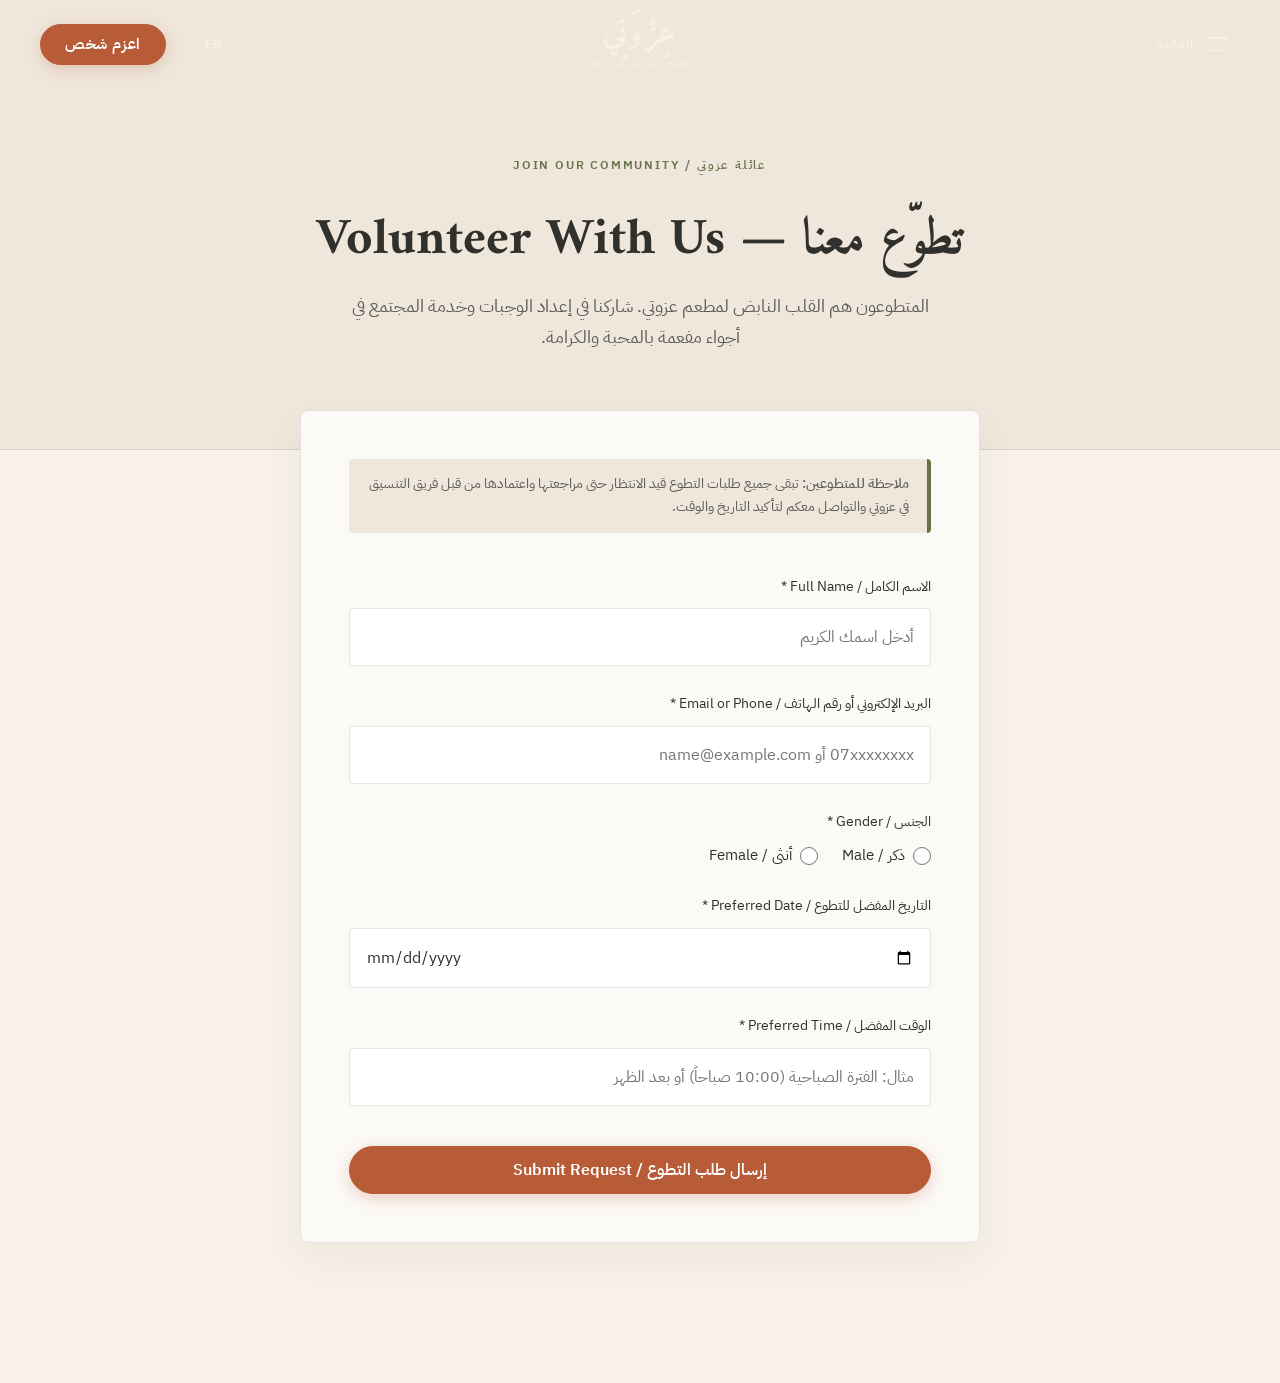
<file: volunteer.html>
<!DOCTYPE html>
<html lang="ar" dir="rtl">
<head>
  <meta charset="UTF-8">
  <meta name="viewport" content="width=device-width, initial-scale=1.0">
  <title>تطوّع معنا | Ezwitti — عزوتي</title>
  <meta name="description" content="انضم إلى فريق متطوعي مطعم عزوتي وكن جزءاً من مبادرة عازم ومعزوم في الأردن.">
  <link rel="stylesheet" href="styles/main.css">
  <link rel="icon" href="data:image/svg+xml,<svg xmlns='http://www.w3.org/2000/svg' viewBox='0 0 100 100'><text y='.9em' font-size='90'>🌿</text></svg>">
</head>
<body>

  <!-- ========================================================================
       TOP HEADER NAVIGATION (Ballena Cabo Style)
       ======================================================================== -->
  <header class="site-header scrolled" id="siteHeader">
    <div class="nav-wrapper">
      
      <!-- Left: Hamburger Button -->
      <div class="nav-left">
        <button class="menu-trigger" id="menuTriggerBtn" aria-label="Open navigation menu">
          <span class="hamburger-icon" aria-hidden="true">
            <span class="hamburger-line"></span>
            <span class="hamburger-line"></span>
          </span>
          <span class="menu-label" data-i18n="menuLabel">القائمة</span>
        </button>
      </div>

      <!-- Center: Centered Ezwitti Logo -->
      <div class="nav-center">
        <a href="index.html" class="brand-logo" aria-label="Ezwitti Homepage">
          <span class="brand-title" data-i18n="brandTitle">عِزْوَتِي</span>
          <span class="brand-sub" data-i18n="brandSub">مطعم اجتماعي غير ربحي</span>
        </a>
      </div>

      <!-- Right: Language Switcher & Prominent "Sponsor a Meal" CTA -->
      <div class="nav-right">
        <button class="lang-switch-btn" id="langSwitchBtn" aria-label="Switch Language">EN</button>
        <button class="btn-sponsor btn-sponsor-trigger" data-i18n="sponsorBtn">اعزم شخص</button>
      </div>

    </div>
  </header>

  <!-- ========================================================================
       FULL-SCREEN DRAWER MENU
       ======================================================================== -->
  <div class="menu-drawer" id="menuDrawer" aria-hidden="true" role="dialog">
    <div class="drawer-header">
      <span class="brand-sub" data-i18n="brandSub">مطعم اجتماعي غير ربحي</span>
      <button class="drawer-close-btn" id="drawerCloseBtn" aria-label="Close menu">
        <span data-i18n="closeMenu">إغلاق</span>
        <span aria-hidden="true" style="font-size: 1.2rem; line-height: 1;">✕</span>
      </button>
    </div>

    <div class="drawer-body">
      <ul class="drawer-nav-list">
        <li class="drawer-nav-item">
          <a href="index.html#hero" class="drawer-nav-link">
            <span data-i18n="navHome">الرئيسية</span>
          </a>
        </li>
        <li class="drawer-nav-item">
          <a href="story.html" class="drawer-nav-link">
            <span data-i18n="navStory">قصتنا — من عزومة بدأت الحكاية</span>
          </a>
        </li>
        <li class="drawer-nav-item">
          <a href="media.html" class="drawer-nav-link">
            <span data-i18n="navMedia">عزوتي بعيون العالم</span>
          </a>
        </li>
        <li class="drawer-nav-item">
          <a href="volunteer.html" class="drawer-nav-link active">
            <span data-i18n="navVolunteer">تطوّع معنا</span>
          </a>
        </li>
        <li class="drawer-nav-item">
          <a href="index.html#contact" class="drawer-nav-link">
            <span data-i18n="navContact">الموقع والتواصل</span>
          </a>
        </li>
      </ul>
    </div>

    <div class="drawer-footer">
      <span data-i18n="locationNote">عمّان، الأردن — وسط البلد، قرب درج الكلحة</span>
      <span>© 2015 – 2026 Ezwitti</span>
    </div>
  </div>

  <!-- ========================================================================
       PAGE HERO
       ======================================================================== -->
  <section class="volunteer-page-hero">
    <div class="container-narrow">
      <span class="section-label-chip">عائلة عزوتي / Join Our Community</span>
      <h1 style="font-size: clamp(2rem, 4vw, 3.2rem); margin-bottom: 16px;">تطوّع معنا — Volunteer With Us</h1>
      <p style="font-size: 1.15rem; max-width: 600px; margin: 0 auto; line-height: 1.7;">
        المتطوعون هم القلب النابض لمطعم عزوتي. شاركنا في إعداد الوجبات وخدمة المجتمع في أجواء مفعمة بالمحبة والكرامة.
      </p>
    </div>
  </section>

  <!-- ========================================================================
       VOLUNTEER REGISTRATION FORM CARD
       ======================================================================== -->
  <main class="container">
    <div class="form-wrapper-card">
      <form id="volunteerForm" novalidate>
        
        <!-- Notice Box: Pending Status -->
        <div class="form-notice-box">
          <strong>ملاحظة للمتطوعين:</strong> تبقى جميع طلبات التطوع قيد الانتظار حتى مراجعتها واعتمادها من قبل فريق التنسيق في عزوتي والتواصل معكم لتأكيد التاريخ والوقت.
        </div>

        <!-- Full Name -->
        <div class="form-group">
          <label for="fullName" class="form-label">الاسم الكامل / Full Name *</label>
          <input type="text" id="fullName" class="form-input" placeholder="أدخل اسمك الكريم" required>
        </div>

        <!-- Email or Phone -->
        <div class="form-group">
          <label for="contactInfo" class="form-label">البريد الإلكتروني أو رقم الهاتف / Email or Phone *</label>
          <input type="text" id="contactInfo" class="form-input" placeholder="07xxxxxxxx أو name@example.com" required>
        </div>

        <!-- Gender -->
        <div class="form-group">
          <span class="form-label">الجنس / Gender *</span>
          <div class="radio-group">
            <label class="radio-label">
              <input type="radio" name="gender" value="male" required>
              <span>ذكر / Male</span>
            </label>
            <label class="radio-label">
              <input type="radio" name="gender" value="female" required>
              <span>أنثى / Female</span>
            </label>
          </div>
        </div>

        <!-- Preferred Date -->
        <div class="form-group">
          <label for="prefDate" class="form-label">التاريخ المفضل للتطوع / Preferred Date *</label>
          <input type="date" id="prefDate" class="form-input" required>
        </div>

        <!-- Preferred Time -->
        <div class="form-group">
          <label for="prefTime" class="form-label">الوقت المفضل / Preferred Time *</label>
          <input type="text" id="prefTime" class="form-input" placeholder="مثال: الفترة الصباحية (10:00 صباحاً) أو بعد الظهر" required>
        </div>

        <!-- Submit Button -->
        <button type="submit" class="btn-primary-editorial" style="width: 100%; margin-top: 16px;">
          إرسال طلب التطوع / Submit Request
        </button>

        <!-- Feedback Container -->
        <div id="formFeedback" class="form-feedback" role="alert"></div>

      </form>
    </div>
  </main>

  <!-- ========================================================================
       SPONSOR A MEAL DIALOG
       ======================================================================== -->
  <div class="sponsor-dialog" id="sponsorDialog" role="dialog" aria-modal="true" aria-labelledby="sponsorTitle">
    <div class="modal-card">
      <button class="modal-close-btn" id="sponsorDialogClose" aria-label="Close dialog">✕</button>

      <div class="modal-body" style="padding: 48px 32px;">
        <span class="modal-tag">عازم ومعزوم</span>
        <h2 class="modal-title font-editorial" id="sponsorTitle" data-i18n="sponsorTitle">عازم ومعزوم — اعزم شخص</h2>
        <p class="modal-desc" data-i18n="sponsorDesc" style="margin-bottom: 20px;">
          فكرة عزوتي مبنية على أن يقوم القادر بدفع ثمن وجبة لشخص لا يعرفه، وتعليق البطاقة على جدار الخير ليحصل عليها المحتاج بكرامة تامة ودون أن يُسأل عن هويته.
        </p>
        <div style="background-color: var(--color-cream-deep); padding: 18px 24px; border-radius: 6px; border: 1px solid var(--color-border); text-align: start; margin-bottom: 28px;">
          <p style="font-size: 0.92rem; color: var(--color-charcoal); line-height: 1.6;" data-i18n="sponsorNote">
            ملاحظة: بانتظار تفعيل وسائل الدفع المعتمدة رسمياً من إدارة عزوتي، نرحب بزيارتكم الكريمة لمطعمنا في وسط البلد للمشاركة حضورياً.
          </p>
        </div>

        <button class="btn-primary-editorial" id="sponsorDialogDismiss" data-i18n="sponsorClose">إغلاق النافذة</button>
      </div>
    </div>
  </div>

  <script src="scripts/main.js"></script>
  <script src="scripts/volunteer.js"></script>
</body>
</html>
</file>
<file: styles/main.css>
/* ==========================================================================
   EZWITTI (عزوتي) — DESIGN SYSTEM & CORE STYLES
   Main Design Inspiration: Ballena Cabo (ballenacabo.com)
   Palette: Terracotta (#B85C38), Cream (#F8F1E7), Olive (#66734A), Charcoal (#30302D)
   ========================================================================== */

@import url('https://fonts.googleapis.com/css2?family=Amiri:ital,wght@0,400;0,700;1,400&family=Aref+Ruqaa:wght@400;700&family=Cormorant+Garamond:ital,wght@0,400;0,500;0,600;0,700;1,400&family=IBM+Plex+Sans+Arabic:wght@300;400;500;600;700&family=Plus+Jakarta+Sans:wght@300;400;500;600;700&display=swap');

:root {
  /* Brand Color Tokens */
  --color-terracotta: #B85C38;
  --color-terracotta-hover: #9E4D2D;
  --color-terracotta-light: rgba(184, 92, 56, 0.12);
  --color-cream: #F8F1E7;
  --color-cream-deep: #EFE7DB;
  --color-cream-surface: #FCFAF6;
  --color-olive: #66734A;
  --color-olive-dark: #525D3B;
  --color-olive-light: rgba(102, 115, 74, 0.15);
  --color-charcoal: #30302D;
  --color-charcoal-muted: #5E5D58;
  --color-charcoal-faded: #8C8A82;
  --color-border: rgba(48, 48, 45, 0.12);
  --color-border-subtle: rgba(48, 48, 45, 0.06);

  /* Typography */
  --font-editorial-en: 'Cormorant Garamond', Georgia, serif;
  --font-editorial-ar: 'Amiri', 'Traditional Arabic', serif;
  --font-display-ar: 'Aref Ruqaa', 'Amiri', serif;
  --font-sans-en: 'Plus Jakarta Sans', system-ui, -apple-system, sans-serif;
  --font-sans-ar: 'IBM Plex Sans Arabic', system-ui, -apple-system, BlinkMacSystemFont, "Segoe UI", Roboto, sans-serif;

  /* Spacing */
  --space-unit: 8px;
  --space-xs: 8px;
  --space-sm: 16px;
  --space-md: 24px;
  --space-lg: 40px;
  --space-xl: 64px;
  --space-2xl: 96px;
  --space-3xl: 140px;

  /* Layout */
  --container-max: 1360px;
  --container-narrow: 880px;
  --nav-height: 90px;
  --radius-sm: 4px;
  --radius-md: 8px;
  --radius-full: 9999px;

  /* Transitions */
  --transition-fast: 0.2s cubic-bezier(0.16, 1, 0.3, 1);
  --transition-medium: 0.4s cubic-bezier(0.16, 1, 0.3, 1);
  --transition-slow: 0.7s cubic-bezier(0.16, 1, 0.3, 1);
}

/* Base Reset */
*, *::before, *::after {
  box-sizing: border-box;
  margin: 0;
  padding: 0;
}

html {
  font-size: 16px;
  scroll-behavior: smooth;
  background-color: var(--color-cream);
  color: var(--color-charcoal);
  -webkit-font-smoothing: antialiased;
  -moz-osx-font-smoothing: grayscale;
}

body {
  font-family: var(--font-sans-en);
  background-color: var(--color-cream);
  color: var(--color-charcoal);
  line-height: 1.65;
  overflow-x: hidden;
  min-height: 100vh;
}

/* Direction Specific Typography */
[dir="rtl"] {
  font-family: var(--font-sans-ar);
  direction: rtl;
  text-align: right;
}

[dir="rtl"] body {
  font-family: var(--font-sans-ar);
}

[dir="ltr"] {
  font-family: var(--font-sans-en);
  direction: ltr;
  text-align: left;
}

/* Headings */
h1, h2, h3, h4 {
  font-weight: 500;
  line-height: 1.15;
  color: var(--color-charcoal);
}

[dir="ltr"] h1, [dir="ltr"] h2, [dir="ltr"] .font-editorial {
  font-family: var(--font-editorial-en);
  letter-spacing: -0.01em;
}

[dir="rtl"] h1, [dir="rtl"] h2, [dir="rtl"] .font-editorial {
  font-family: var(--font-editorial-ar);
  font-weight: 700;
  line-height: 1.35;
}

p {
  color: var(--color-charcoal-muted);
  font-size: 1.05rem;
  line-height: 1.85;
  font-weight: 400;
}

[dir="rtl"] p,
[dir="rtl"] .hero-description,
[dir="rtl"] .story-lead-body,
[dir="rtl"] .story-paragraph,
[dir="rtl"] .chapter-paragraph,
[dir="rtl"] .founder-text,
[dir="rtl"] .popup-desc,
[dir="rtl"] .card-author,
[dir="rtl"] .form-label,
[dir="rtl"] .form-input,
[dir="rtl"] .form-select,
[dir="rtl"] .form-textarea,
[dir="rtl"] .volunteer-hero-subtitle,
[dir="rtl"] .volunteer-step-desc,
[dir="rtl"] .contact-card-text {
  font-family: var(--font-sans-ar);
  font-weight: 400;
  line-height: 1.9;
}

[dir="rtl"] strong,
[dir="rtl"] b,
[dir="rtl"] .font-medium,
[dir="rtl"] .fw-500 {
  font-family: var(--font-sans-ar);
  font-weight: 500;
}

a {
  color: inherit;
  text-decoration: none;
  transition: var(--transition-fast);
}

img {
  max-width: 100%;
  display: block;
}

/* Universal Button Reset & Normalization */
button,
input[type="button"],
input[type="submit"],
input[type="reset"] {
  font-family: inherit;
  font-size: 100%;
  line-height: 1.15;
  margin: 0;
  border: none;
  background: transparent;
  color: inherit;
  cursor: pointer;
  -webkit-appearance: none;
  -moz-appearance: none;
  appearance: none;
  text-decoration: none;
  box-sizing: border-box;
}

/* Container */
.container {
  width: 100%;
  max-width: var(--container-max);
  margin: 0 auto;
  padding: 0 var(--space-md);
}

.container-narrow {
  width: 100%;
  max-width: var(--container-narrow);
  margin: 0 auto;
  padding: 0 var(--space-md);
}

/* ==========================================================================
   NAVIGATION (Ballena Cabo Style: Minimal, Centered Logo, Prominent CTA)
   ========================================================================== */
.site-header {
  position: fixed;
  top: 0;
  left: 0;
  width: 100%;
  height: var(--nav-height);
  z-index: 1000;
  transition: background-color var(--transition-medium), backdrop-filter var(--transition-medium), border-color var(--transition-medium);
  border-bottom: 1px solid transparent;
}

.site-header.scrolled {
  background-color: rgba(248, 241, 231, 0.92);
  backdrop-filter: blur(16px);
  -webkit-backdrop-filter: blur(16px);
  border-bottom: 1px solid var(--color-border-subtle);
}

.nav-wrapper {
  display: flex;
  align-items: center;
  justify-content: space-between;
  height: 100%;
  padding: 0 var(--space-lg);
  max-width: 1560px;
  margin: 0 auto;
}

/* Left: Hamburger Button */
.nav-left {
  display: flex;
  align-items: center;
  gap: var(--space-md);
  flex: 1;
}

.menu-trigger {
  display: inline-flex;
  align-items: center;
  gap: 12px;
  background: transparent;
  border: none;
  cursor: pointer;
  padding: 8px 12px;
  border-radius: var(--radius-full);
  color: var(--color-cream);
  transition: var(--transition-fast);
}

.site-header.scrolled .menu-trigger {
  color: var(--color-charcoal);
}

.menu-trigger:hover {
  background: rgba(255, 255, 255, 0.15);
}

.site-header.scrolled .menu-trigger:hover {
  background: rgba(48, 48, 45, 0.05);
}

.hamburger-icon {
  width: 22px;
  height: 14px;
  position: relative;
  display: flex;
  flex-direction: column;
  justify-content: space-between;
}

.hamburger-line {
  display: block;
  width: 100%;
  height: 1.5px;
  background-color: currentColor;
  transition: transform var(--transition-fast), opacity var(--transition-fast);
  border-radius: 2px;
}

.menu-label {
  font-size: 0.8rem;
  letter-spacing: 0.15em;
  text-transform: uppercase;
  font-weight: 500;
}

[dir="rtl"] .menu-label {
  letter-spacing: 0.05em;
}

/* Center: Brand Logo */
.nav-center {
  display: flex;
  align-items: center;
  justify-content: center;
}

.brand-logo {
  display: flex;
  flex-direction: column;
  align-items: center;
  text-decoration: none;
  color: var(--color-cream);
  transition: var(--transition-fast);
}

.site-header.scrolled .brand-logo {
  color: var(--color-charcoal);
}

.brand-title {
  font-size: 1.75rem;
  font-weight: 600;
  letter-spacing: 0.18em;
  text-transform: uppercase;
  line-height: 1;
}

[dir="rtl"] .brand-title {
  letter-spacing: 0.05em;
  font-family: var(--font-editorial-ar);
  font-size: 2rem;
  font-weight: 700;
}

.brand-sub {
  font-size: 0.65rem;
  letter-spacing: 0.25em;
  text-transform: uppercase;
  color: rgba(248, 241, 231, 0.8);
  margin-top: 4px;
}

.site-header.scrolled .brand-sub {
  color: var(--color-olive);
}

[dir="rtl"] .brand-sub {
  letter-spacing: 0.08em;
}

/* Right: Language Switcher & Sponsor CTA */
.nav-right {
  display: flex;
  align-items: center;
  justify-content: flex-end;
  gap: var(--space-md);
  flex: 1;
}

.lang-switch-btn {
  background: transparent;
  border: 1px solid rgba(248, 241, 231, 0.35);
  color: var(--color-cream);
  font-size: 0.78rem;
  font-weight: 600;
  letter-spacing: 0.08em;
  text-transform: uppercase;
  padding: 8px 14px;
  border-radius: var(--radius-full);
  cursor: pointer;
  transition: var(--transition-fast);
}

.site-header.scrolled .lang-switch-btn {
  border-color: var(--color-border);
  color: var(--color-charcoal);
}

.lang-switch-btn:hover {
  background: rgba(255, 255, 255, 0.2);
}

.site-header.scrolled .lang-switch-btn:hover {
  background: rgba(48, 48, 45, 0.06);
}

/* ==========================================================================
   STANDARDIZED BRAND BUTTONS (Primary & Secondary Editorial)
   Consistent Brand Identity: Terracotta (#B85C38), Cream, Rounded Full,
   Clean Typography (Cairo/IBM Plex Sans Arabic), Fluid Transitions
   ========================================================================== */

/* Primary Button: Terracotta fill, white text, rounded corners */
.btn-primary-editorial {
  display: inline-flex;
  align-items: center;
  justify-content: center;
  background-color: var(--color-terracotta);
  color: #FFFFFF !important;
  font-family: var(--font-sans-ar);
  font-size: 1rem;
  font-weight: 600;
  padding: 12px 32px;
  border-radius: var(--radius-full);
  border: 1.5px solid var(--color-terracotta);
  text-decoration: none;
  text-align: center;
  cursor: pointer;
  line-height: 1.4;
  white-space: nowrap;
  box-shadow: 0 4px 16px rgba(184, 92, 56, 0.28);
  transition: transform var(--transition-fast), background-color var(--transition-fast), border-color var(--transition-fast), box-shadow var(--transition-fast);
  -webkit-appearance: none;
  appearance: none;
}

[dir="rtl"] .btn-primary-editorial {
  font-family: var(--font-sans-ar);
}

.btn-primary-editorial:hover {
  background-color: var(--color-terracotta-hover);
  border-color: var(--color-terracotta-hover);
  color: #FFFFFF !important;
  transform: translateY(-2px);
  box-shadow: 0 8px 24px rgba(184, 92, 56, 0.38);
}

.btn-primary-editorial:active {
  transform: translateY(0);
  box-shadow: 0 2px 8px rgba(184, 92, 56, 0.3);
}

.btn-primary-editorial:focus-visible {
  outline: 2px solid var(--color-terracotta);
  outline-offset: 3px;
}

/* Secondary Button: Transparent/Cream background, terracotta border & text */
.btn-outline-editorial {
  display: inline-flex;
  align-items: center;
  justify-content: center;
  background-color: transparent;
  color: var(--color-terracotta) !important;
  font-family: var(--font-sans-ar);
  font-size: 1rem;
  font-weight: 600;
  padding: 12px 32px;
  border-radius: var(--radius-full);
  border: 1.5px solid var(--color-terracotta);
  text-decoration: none;
  text-align: center;
  cursor: pointer;
  line-height: 1.4;
  white-space: nowrap;
  transition: transform var(--transition-fast), background-color var(--transition-fast), border-color var(--transition-fast), color var(--transition-fast), box-shadow var(--transition-fast);
  -webkit-appearance: none;
  appearance: none;
}

[dir="rtl"] .btn-outline-editorial {
  font-family: var(--font-sans-ar);
}

.btn-outline-editorial:hover {
  background-color: var(--color-terracotta);
  color: #FFFFFF !important;
  border-color: var(--color-terracotta);
  transform: translateY(-2px);
  box-shadow: 0 6px 20px rgba(184, 92, 56, 0.25);
}

.btn-outline-editorial:active {
  transform: translateY(0);
}

.btn-outline-editorial:focus-visible {
  outline: 2px solid var(--color-terracotta);
  outline-offset: 3px;
}

/* Sponsor a Meal (اعزم شخص) — Ballena Cabo "Book Now" equivalent */
.btn-sponsor {
  display: inline-flex;
  align-items: center;
  justify-content: center;
  background-color: var(--color-terracotta);
  color: #FFFFFF !important;
  font-size: 0.82rem;
  font-weight: 600;
  letter-spacing: 0.12em;
  text-transform: uppercase;
  padding: 11px 24px;
  border-radius: var(--radius-full);
  border: 1px solid var(--color-terracotta);
  cursor: pointer;
  box-shadow: 0 4px 16px rgba(184, 92, 56, 0.25);
  transition: transform var(--transition-fast), background-color var(--transition-fast), box-shadow var(--transition-fast);
  white-space: nowrap;
}

[dir="rtl"] .btn-sponsor {
  letter-spacing: 0.04em;
  font-size: 0.95rem;
}

.btn-sponsor:hover {
  background-color: var(--color-terracotta-hover);
  border-color: var(--color-terracotta-hover);
  transform: translateY(-1px);
  box-shadow: 0 6px 20px rgba(184, 92, 56, 0.35);
}

/* ==========================================================================
   FULL-SCREEN HAMBURGER OVERLAY DRAWER (Minimal, Right-Aligned Editorial)
   ========================================================================== */
.menu-drawer {
  position: fixed;
  top: 0;
  left: 0;
  width: 100%;
  height: 100vh;
  background-color: var(--color-cream);
  z-index: 2000;
  opacity: 0;
  visibility: hidden;
  transition: opacity 0.35s cubic-bezier(0.16, 1, 0.3, 1), visibility 0.35s cubic-bezier(0.16, 1, 0.3, 1);
  display: flex;
  flex-direction: column;
}

.menu-drawer.active {
  opacity: 1;
  visibility: visible;
}

.drawer-header {
  height: var(--nav-height);
  display: flex;
  align-items: center;
  justify-content: space-between;
  padding: 0 clamp(24px, 5vw, 64px);
  max-width: 1560px;
  width: 100%;
  margin: 0 auto;
}

.drawer-close-btn {
  background: transparent;
  border: none;
  cursor: pointer;
  padding: 8px 14px;
  color: var(--color-charcoal);
  display: inline-flex;
  align-items: center;
  gap: 8px;
  font-size: 0.82rem;
  letter-spacing: 0.12em;
  text-transform: uppercase;
  border-radius: var(--radius-full);
  transition: background-color var(--transition-fast), color var(--transition-fast);
}

.drawer-close-btn:hover {
  background: rgba(48, 48, 45, 0.06);
  color: var(--color-terracotta);
}

.drawer-body {
  flex: 1;
  display: flex;
  align-items: center;
  width: 100%;
  max-width: 1560px;
  margin: 0 auto;
  padding: clamp(20px, 3vh, 48px) clamp(24px, 6vw, 120px);
  box-sizing: border-box;
}

.drawer-nav-list {
  list-style: none;
  display: flex;
  flex-direction: column;
  gap: clamp(20px, 3.6vh, 36px);
  margin-left: auto !important;
  margin-right: 0 !important;
  padding: 0;
  width: fit-content;
}

[dir="rtl"] .drawer-nav-list {
  align-items: flex-start;
  text-align: right;
}

[dir="ltr"] .drawer-nav-list {
  align-items: flex-end;
  text-align: right;
}

/* Staggered bottom-to-top reveal animation for complete items */
.drawer-nav-item {
  position: relative;
  text-align: right;
  opacity: 0;
  transform: translateY(26px);
  transition: opacity 0.28s ease, transform 0.28s ease;
  will-change: transform, opacity;
}

.menu-drawer.active .drawer-nav-item {
  opacity: 1;
  transform: translateY(0);
  transition: opacity 0.55s cubic-bezier(0.16, 1, 0.3, 1), transform 0.55s cubic-bezier(0.16, 1, 0.3, 1);
}

.menu-drawer.active .drawer-nav-item:nth-child(1) { transition-delay: 0.10s; }
.menu-drawer.active .drawer-nav-item:nth-child(2) { transition-delay: 0.16s; }
.menu-drawer.active .drawer-nav-item:nth-child(3) { transition-delay: 0.22s; }
.menu-drawer.active .drawer-nav-item:nth-child(4) { transition-delay: 0.28s; }
.menu-drawer.active .drawer-nav-item:nth-child(5) { transition-delay: 0.34s; }

/* Navigation Links */
.drawer-nav-link {
  display: inline-block;
  color: var(--color-charcoal);
  font-size: clamp(1.9rem, 3.8vw, 3.4rem);
  font-weight: 700;
  line-height: 1.35;
  text-decoration: none;
  cursor: pointer;
  text-align: right;
  transform-origin: right center;
  transition: color 0.3s cubic-bezier(0.16, 1, 0.3, 1), transform 0.3s cubic-bezier(0.16, 1, 0.3, 1), opacity 0.3s cubic-bezier(0.16, 1, 0.3, 1);
  will-change: transform, color;
  user-select: none;
  -webkit-tap-highlight-color: transparent;
}

[dir="rtl"] .drawer-nav-link {
  font-family: var(--font-editorial-ar);
  font-weight: 700;
  text-align: right;
  transform-origin: right center;
}

[dir="ltr"] .drawer-nav-link {
  font-family: var(--font-editorial-en);
  font-weight: 600;
  text-align: right;
  transform-origin: right center;
}

/* Hover: smooth color transition to terracotta and subtle scale-up */
.drawer-nav-link:hover {
  color: var(--color-terracotta);
  transform: scale(1.04);
}

/* Active Page Indicator */
.drawer-nav-link.active {
  color: var(--color-terracotta);
}

/* Click Animation: smooth controlled scale growth on click */
.drawer-nav-link.is-clicked {
  color: var(--color-terracotta) !important;
  transform: scale(1.10) !important;
  transform-origin: right center !important;
  transition: transform 0.38s cubic-bezier(0.16, 1, 0.3, 1), color 0.3s cubic-bezier(0.16, 1, 0.3, 1) !important;
}

/* Sibling items softly dim during selection */
.drawer-nav-list.has-selection .drawer-nav-link:not(.is-clicked) {
  opacity: 0.32;
  transform: scale(0.98);
  transition: opacity 0.35s ease, transform 0.35s ease;
}

/* Focus Visible for Keyboard Accessibility */
.drawer-nav-link:focus-visible {
  outline: 2px solid var(--color-terracotta);
  outline-offset: 6px;
  border-radius: var(--radius-sm);
}

/* Ensure no numbers or decorative pseudo-elements appear */
.drawer-nav-num,
.drawer-nav-link::before,
.drawer-nav-link::after {
  display: none !important;
}

.drawer-footer {
  padding: var(--space-md) clamp(24px, 5vw, 64px) var(--space-lg);
  display: flex;
  align-items: center;
  justify-content: space-between;
  max-width: 1560px;
  width: 100%;
  margin: 0 auto;
  border-top: none;
  font-size: 0.85rem;
  color: var(--color-charcoal-muted);
}

/* Respect Reduced Motion Preferences */
@media (prefers-reduced-motion: reduce) {
  .menu-drawer,
  .drawer-nav-item,
  .drawer-nav-link {
    transition: none !important;
    animation: none !important;
    transform: none !important;
  }
}

/* ==========================================================================
   01 — HERO SECTION (Final Approved Cinematic Editorial Layout)
   ========================================================================== */
.hero-section {
  position: relative;
  width: 100%;
  aspect-ratio: 16 / 9;
  min-height: clamp(560px, 56.25vw, 860px);
  max-height: 100vh;
  overflow: hidden;
  background-color: #120e0b;
}

.hero-background-wrapper {
  position: absolute;
  top: 0;
  left: 0;
  width: 100%;
  height: 100%;
  z-index: 1;
  overflow: hidden;
  pointer-events: none;
}

.hero-bg-image {
  width: 100%;
  height: 100%;
  object-fit: cover;
  object-position: right 30%;
  filter: none;
  transform: none;
  display: block;
  transition: opacity var(--transition-medium);
}

.hero-overlay {
  position: absolute;
  top: 0;
  left: 0;
  width: 100%;
  height: 100%;
  /* Dark warm gradient overlay on the LEFT side to improve text readability */
  background: 
    linear-gradient(180deg, rgba(14, 10, 8, 0.52) 0%, rgba(14, 10, 8, 0.12) 20%, transparent 35%),
    linear-gradient(90deg, 
      rgba(14, 10, 8, 0.94) 0%, 
      rgba(14, 10, 8, 0.85) 30%, 
      rgba(14, 10, 8, 0.55) 50%, 
      rgba(14, 10, 8, 0.18) 70%, 
      rgba(14, 10, 8, 0.0) 88%
    );
  z-index: 2;
  pointer-events: none;
}

.hero-content {
  position: absolute;
  top: 50%;
  left: clamp(36px, 6.5vw, 90px);
  transform: translateY(-46%);
  width: min(90%, 460px);
  z-index: 10;
  display: flex;
  flex-direction: column;
  align-items: flex-start;
  text-align: right;
  pointer-events: auto;
}

[dir="rtl"] .hero-content {
  left: clamp(36px, 6.5vw, 90px);
  right: auto;
  align-items: flex-start;
  text-align: right;
}

.hero-headline {
  font-family: 'Aref Ruqaa', 'Amiri', serif;
  font-weight: 700;
  font-size: clamp(1.6rem, 2.7vw, 2.5rem);
  line-height: 1.48;
  color: #FFFDF8;
  margin: 0 0 clamp(20px, 2.4vw, 28px) 0;
  text-shadow: 0 2px 10px rgba(0, 0, 0, 0.8), 0 1px 3px rgba(0, 0, 0, 0.95);
  letter-spacing: 0;
  display: flex;
  flex-direction: column;
  align-items: flex-start;
}

[dir="rtl"] .hero-headline {
  font-family: 'Aref Ruqaa', 'Amiri', serif;
  font-weight: 700;
  text-align: right;
  align-items: flex-start;
  letter-spacing: 0;
}

.hero-headline-line {
  display: block;
  white-space: nowrap;
}

/* Decorative Elements Removed */
.hero-curved-underline-wrap,
.hero-curved-underline {
  display: none !important;
}

.hero-actions {
  display: flex;
  align-items: center;
  gap: 16px;
  flex-wrap: wrap;
}

/* Scoped Hero Buttons — Matching Exact Calligraphic Typography and Reference Appearance */
.hero-actions .btn-primary-editorial {
  display: inline-flex;
  align-items: center;
  justify-content: center;
  background-color: #C3582A;
  color: #FFFFFF !important;
  font-family: 'Aref Ruqaa', 'Amiri', serif !important;
  font-size: clamp(1rem, 1.25vw, 1.2rem);
  font-weight: 700 !important;
  padding: 10px 30px;
  border-radius: var(--radius-full);
  border: 1.5px solid #C3582A;
  transition: transform var(--transition-fast), background-color var(--transition-fast), box-shadow var(--transition-fast);
  box-shadow: 0 4px 16px rgba(195, 88, 42, 0.35);
  text-decoration: none;
  line-height: 1.4;
  letter-spacing: 0 !important;
}

[dir="rtl"] .hero-actions .btn-primary-editorial {
  font-family: 'Aref Ruqaa', 'Amiri', serif !important;
  font-weight: 700 !important;
  letter-spacing: 0 !important;
}

.hero-actions .btn-primary-editorial:hover {
  background-color: #af4c22;
  border-color: #af4c22;
  transform: translateY(-2px);
  box-shadow: 0 8px 22px rgba(195, 88, 42, 0.45);
}

.hero-actions .btn-outline-editorial {
  display: inline-flex;
  align-items: center;
  justify-content: center;
  background-color: transparent;
  color: #FFFFFF !important;
  font-family: 'Aref Ruqaa', 'Amiri', serif !important;
  font-size: clamp(1rem, 1.25vw, 1.2rem);
  font-weight: 700 !important;
  padding: 10px 28px;
  border-radius: var(--radius-full);
  border: 1.5px solid rgba(255, 255, 255, 0.85);
  transition: all var(--transition-fast);
  text-decoration: none;
  line-height: 1.4;
  letter-spacing: 0 !important;
}

[dir="rtl"] .hero-actions .btn-outline-editorial {
  font-family: 'Aref Ruqaa', 'Amiri', serif !important;
  font-weight: 700 !important;
  letter-spacing: 0 !important;
}

.hero-actions .btn-outline-editorial:hover {
  background-color: rgba(255, 255, 255, 0.15);
  border-color: #FFFFFF;
  transform: translateY(-2px);
}

.hero-scroll-prompt {
  display: none;
}

@keyframes scrollPulse {
  0% { transform: scaleY(0); transform-origin: top; opacity: 0; }
  50% { transform: scaleY(1); transform-origin: top; opacity: 1; }
  100% { transform: scaleY(1); transform-origin: bottom; opacity: 0; }
}

/* ==========================================================================
   02 — FOUNDER STORY (Ballena Cabo Split-Screen Editorial Layout)
   ========================================================================== */
.story-split-section {
  display: flex;
  flex-direction: row;
  width: 100%;
  min-height: 100vh;
  background-color: var(--color-terracotta);
  overflow: hidden;
  direction: ltr; /* Keeps image strictly on Left and solid panel on Right */
}

/* Left Side: 50% Full-Bleed Authentic Photography */
.story-split-media {
  flex: 1 1 50%;
  width: 50%;
  min-height: 100%;
  position: relative;
  overflow: hidden;
  background-color: #26201D;
}

.story-founder-image {
  width: 100%;
  height: 100%;
  object-fit: cover;
  object-position: center center;
  display: block;
  transition: transform 1.2s cubic-bezier(0.16, 1, 0.3, 1);
}

.story-split-section:hover .story-founder-image {
  transform: scale(1.02);
}

/* Right Side: 50% Solid Terracotta Panel */
.story-split-content {
  flex: 1 1 50%;
  width: 50%;
  background-color: var(--color-terracotta);
  color: var(--color-cream);
  padding: clamp(48px, 6vw, 100px);
  display: flex;
  flex-direction: column;
  justify-content: space-between;
  direction: rtl; /* Sets Arabic RTL reading mode inside the panel */
  text-align: right;
  box-sizing: border-box;
}

[dir="ltr"] .story-split-content {
  direction: ltr;
  text-align: left;
}

.story-top-block {
  margin-bottom: var(--space-xl);
}

.story-tag {
  display: inline-block;
  font-size: 0.8rem;
  letter-spacing: 0.2em;
  text-transform: uppercase;
  color: rgba(248, 241, 231, 0.75);
  font-weight: 600;
  margin-bottom: 20px;
}

[dir="rtl"] .story-tag {
  letter-spacing: 0.08em;
}

.story-heading {
  font-size: clamp(2.4rem, 4.2vw, 4.2rem);
  font-weight: 700;
  line-height: 1.25;
  color: #FCFAF6;
  margin: 0;
  letter-spacing: -0.01em;
  text-wrap: balance;
}

[dir="rtl"] .story-heading {
  font-family: var(--font-editorial-ar);
  line-height: 1.35;
}

.story-bottom-block {
  max-width: 640px;
  margin-top: auto;
  padding-top: var(--space-xl);
}

.story-paragraph {
  font-size: clamp(1.1rem, 1.35vw, 1.28rem);
  line-height: 1.85;
  color: rgba(252, 250, 246, 0.92);
  margin-bottom: 32px;
  font-weight: 300;
}

.story-cta-link {
  display: inline-flex;
  align-items: center;
  gap: 12px;
  font-size: 1.15rem;
  font-weight: 600;
  color: #FCFAF6;
  text-decoration: none;
  position: relative;
  padding-bottom: 6px;
  border-bottom: 1px solid rgba(252, 250, 246, 0.35);
  transition: border-color var(--transition-fast), color var(--transition-fast);
}

.story-cta-arrow {
  display: inline-block;
  font-size: 1.3rem;
  line-height: 1;
  transition: transform var(--transition-medium);
}

[dir="rtl"] .story-cta-link:hover .story-cta-arrow {
  transform: translateX(-8px);
}

[dir="ltr"] .story-cta-link:hover .story-cta-arrow {
  transform: translateX(8px);
}

.story-cta-link:hover {
  border-color: #FCFAF6;
  color: #FFFFFF;
}

/* Responsive Split-Screen Rules */
@media (max-width: 992px) {
  .story-split-section {
    flex-direction: column;
    min-height: auto;
  }
  .story-split-media {
    width: 100%;
    height: 52vh;
    min-height: 360px;
    flex: none;
  }
  .story-split-content {
    width: 100%;
    flex: none;
    padding: clamp(36px, 6vw, 64px) clamp(24px, 5vw, 40px);
  }
  .story-bottom-block {
    padding-top: 36px;
  }
  .story-heading {
    font-size: clamp(2rem, 7vw, 3rem);
  }
}

/* ==========================================================================
   WALL OF KINDNESS FIRST-VISIT POPUP (Ballena Cabo Editorial Style)
   ========================================================================== */
.welcome-modal {
  position: fixed;
  top: 0;
  left: 0;
  width: 100%;
  height: 100%;
  background-color: rgba(28, 23, 20, 0.75);
  backdrop-filter: blur(12px);
  -webkit-backdrop-filter: blur(12px);
  z-index: 4000;
  display: flex;
  align-items: center;
  justify-content: center;
  padding: clamp(16px, 3vw, 32px);
  opacity: 0;
  visibility: hidden;
  transition: opacity 0.4s cubic-bezier(0.16, 1, 0.3, 1), visibility 0.4s ease;
}

.welcome-modal.active {
  opacity: 1;
  visibility: visible;
}

.modal-card {
  background-color: var(--color-cream);
  max-width: 860px;
  width: 100%;
  max-height: 90vh;
  overflow-y: auto;
  overflow-x: hidden;
  border-radius: 12px;
  box-shadow: 0 32px 80px rgba(0, 0, 0, 0.35);
  border: 1px solid var(--color-border);
  position: relative;
  transform: scale(0.96) translateY(14px);
  transition: transform 0.45s cubic-bezier(0.16, 1, 0.3, 1);
}

.welcome-modal.active .modal-card {
  transform: scale(1) translateY(0);
}

.modal-card::-webkit-scrollbar {
  width: 6px;
}

.modal-card::-webkit-scrollbar-thumb {
  background-color: rgba(48, 48, 45, 0.2);
  border-radius: 3px;
}

.modal-close-btn {
  position: absolute;
  top: 16px;
  right: 16px;
  width: 38px;
  height: 38px;
  border-radius: var(--radius-full);
  background: rgba(48, 48, 45, 0.06);
  border: none;
  cursor: pointer;
  display: flex;
  align-items: center;
  justify-content: center;
  color: var(--color-charcoal);
  font-size: 1.1rem;
  transition: var(--transition-fast);
  z-index: 30;
}

[dir="rtl"] .modal-close-btn {
  right: auto;
  left: 16px;
}

.modal-close-btn:hover {
  background: rgba(48, 48, 45, 0.12);
  transform: rotate(90deg);
}

.modal-body {
  padding: clamp(36px, 5vw, 48px) clamp(24px, 4vw, 40px);
  text-align: center;
}

.modal-tag {
  display: inline-block;
  font-size: 0.78rem;
  letter-spacing: 0.18em;
  text-transform: uppercase;
  color: var(--color-olive);
  font-weight: 600;
  margin-bottom: 8px;
}

.modal-title {
  font-size: clamp(1.8rem, 3.5vw, 2.5rem);
  font-weight: 700;
  color: var(--color-charcoal);
  margin-bottom: 10px;
  line-height: 1.25;
}

.modal-desc {
  font-size: 1.05rem;
  color: var(--color-charcoal-muted);
  line-height: 1.7;
  max-width: 580px;
  margin: 0 auto 24px;
}

/* ==========================================================================
   ORGANIC WALL OF KINDNESS NOTES GRID
   ========================================================================== */
.wall-of-kindness-grid {
  display: grid;
  grid-template-columns: repeat(3, 1fr);
  gap: 22px 18px;
  margin: 20px 0 16px;
  padding: 8px 4px;
}

.kindness-card {
  padding: 24px 18px 18px;
  border-radius: 6px;
  border: 1px solid transparent;
  box-shadow: 0 4px 14px rgba(48, 48, 45, 0.07);
  cursor: pointer;
  position: relative;
  display: flex;
  flex-direction: column;
  justify-content: space-between;
  min-height: 145px;
  transition: transform 0.28s cubic-bezier(0.16, 1, 0.3, 1), box-shadow 0.28s ease;
  text-align: start;
  outline: none;
  user-select: none;
}

.kindness-card:focus-visible {
  outline: 2px solid var(--color-terracotta);
}

/* Organic Handmade Angles */
.kindness-card:nth-child(1) { transform: rotate(-2.2deg); }
.kindness-card:nth-child(2) { transform: rotate(1.8deg); }
.kindness-card:nth-child(3) { transform: rotate(-1.5deg); }
.kindness-card:nth-child(4) { transform: rotate(2.4deg); }
.kindness-card:nth-child(5) { transform: rotate(-2deg); }
.kindness-card:nth-child(6) { transform: rotate(1.6deg); }

/* Hover Interactive Elevation */
.kindness-card:hover,
.kindness-card:focus-visible {
  transform: scale(1.06) translateY(-6px) rotate(0deg) !important;
  box-shadow: 0 16px 36px rgba(48, 48, 45, 0.16);
  z-index: 10;
}

/* Paper Washi Tape Strip */
.card-tape {
  position: absolute;
  top: -8px;
  left: 50%;
  transform: translateX(-50%);
  width: 44px;
  height: 14px;
  background: rgba(255, 255, 255, 0.7);
  backdrop-filter: blur(2px);
  border-radius: 2px;
  box-shadow: 0 1px 3px rgba(0, 0, 0, 0.06);
}

/* Pastel Warm Color Variants */
.card-yellow {
  background-color: #FAF4DF;
  border-color: #E8DDAF;
}

.card-terracotta {
  background-color: #F8E9E2;
  border-color: #E8C8B8;
}

.card-olive {
  background-color: #EDF2E8;
  border-color: #CBD8BF;
}

.card-pink {
  background-color: #F8E9ED;
  border-color: #E8CAD2;
}

.card-cream {
  background-color: #FAF5ED;
  border-color: #E2D7C7;
}

.card-sky {
  background-color: #ECF3F6;
  border-color: #C8DCE3;
}

.card-text {
  font-family: var(--font-editorial-ar);
  font-size: 1.05rem;
  font-weight: 600;
  line-height: 1.55;
  color: #2C2B28;
  margin-bottom: 12px;
}

[dir="ltr"] .card-text {
  font-family: var(--font-editorial-en);
  font-size: 1.15rem;
}

.card-author {
  font-size: 0.8rem;
  color: #78756D;
  font-weight: 500;
  display: block;
}

.wall-hint {
  font-size: 0.85rem;
  color: var(--color-charcoal-muted);
  margin-bottom: 28px;
  display: inline-flex;
  align-items: center;
  gap: 8px;
}

.modal-actions {
  display: flex;
  align-items: center;
  justify-content: center;
  gap: var(--space-md);
  flex-wrap: wrap;
}

/* ==========================================================================
   EXPANDED SINGLE CARD VIEWER MODAL
   ========================================================================== */
.card-expanded-viewer {
  position: absolute;
  top: 0;
  left: 0;
  width: 100%;
  height: 100%;
  background: rgba(28, 23, 20, 0.65);
  backdrop-filter: blur(6px);
  -webkit-backdrop-filter: blur(6px);
  z-index: 100;
  display: flex;
  align-items: center;
  justify-content: center;
  padding: 24px;
  opacity: 0;
  visibility: hidden;
  transition: opacity 0.3s ease, visibility 0.3s ease;
}

.card-expanded-viewer.active {
  opacity: 1;
  visibility: visible;
}

.card-expanded-box {
  max-width: 480px;
  width: 100%;
  padding: 44px 32px 32px;
  border-radius: 10px;
  background: #FFFDF9;
  border: 1px solid var(--color-border);
  box-shadow: 0 24px 60px rgba(0, 0, 0, 0.3);
  position: relative;
  text-align: start;
  transform: scale(0.92);
  transition: transform 0.35s cubic-bezier(0.16, 1, 0.3, 1);
}

.card-expanded-viewer.active .card-expanded-box {
  transform: scale(1);
}

.card-tape-large {
  position: absolute;
  top: -10px;
  left: 50%;
  transform: translateX(-50%);
  width: 64px;
  height: 18px;
  background: rgba(255, 255, 255, 0.85);
  backdrop-filter: blur(2px);
  border-radius: 2px;
  box-shadow: 0 2px 4px rgba(0, 0, 0, 0.08);
}

.card-expanded-close {
  position: absolute;
  top: 14px;
  right: 14px;
  width: 32px;
  height: 32px;
  border-radius: 50%;
  border: none;
  background: rgba(48, 48, 45, 0.08);
  cursor: pointer;
  display: flex;
  align-items: center;
  justify-content: center;
  font-size: 0.9rem;
  color: var(--color-charcoal);
  transition: background 0.2s;
}

[dir="rtl"] .card-expanded-close {
  right: auto;
  left: 14px;
}

.card-expanded-close:hover {
  background: rgba(48, 48, 45, 0.16);
}

.card-expanded-text {
  font-family: var(--font-editorial-ar);
  font-size: 1.45rem;
  font-weight: 700;
  line-height: 1.6;
  color: #2C2B28;
  margin-bottom: 20px;
}

[dir="ltr"] .card-expanded-text {
  font-family: var(--font-editorial-en);
  font-size: 1.55rem;
}

.card-expanded-author {
  display: block;
  font-size: 0.95rem;
  color: var(--color-terracotta);
  font-weight: 600;
}

@media (max-width: 768px) {
  .wall-of-kindness-grid {
    grid-template-columns: repeat(2, 1fr);
    gap: 16px;
  }
}

@media (max-width: 480px) {
  .wall-of-kindness-grid {
    grid-template-columns: 1fr;
    gap: 14px;
  }
  .modal-body {
    padding: 32px 18px 24px;
  }
}

/* ==========================================================================
   SPONSOR A MEAL (اعزم شخص) AUTHENTIC DIALOG
   ========================================================================== */
.sponsor-dialog {
  position: fixed;
  top: 0;
  left: 0;
  width: 100%;
  height: 100%;
  background-color: rgba(48, 48, 45, 0.65);
  backdrop-filter: blur(8px);
  -webkit-backdrop-filter: blur(8px);
  z-index: 3000;
  display: flex;
  align-items: center;
  justify-content: center;
  padding: var(--space-md);
  opacity: 0;
  visibility: hidden;
  transition: opacity var(--transition-medium), visibility var(--transition-medium);
}

.sponsor-dialog.active {
  opacity: 1;
  visibility: visible;
}

/* ==========================================================================
   LOCATION & CONTACT SECTION (الموقع والتواصل — Ballena Cabo Style)
   ========================================================================== */
.contact-section {
  padding: clamp(80px, 9vw, 130px) var(--space-md);
  background-color: var(--color-cream-deep);
  border-top: 1px solid var(--color-border);
  position: relative;
}

.contact-container {
  max-width: var(--container-max);
  margin: 0 auto;
}

.contact-header {
  text-align: center;
  max-width: 760px;
  margin: 0 auto var(--space-2xl);
}

.contact-kicker {
  display: inline-flex;
  align-items: center;
  gap: 8px;
  font-size: 0.82rem;
  font-weight: 600;
  letter-spacing: 0.12em;
  text-transform: uppercase;
  color: var(--color-olive);
  background-color: rgba(102, 115, 74, 0.12);
  padding: 6px 16px;
  border-radius: var(--radius-full);
  margin-bottom: var(--space-md);
}

[dir="rtl"] .contact-kicker {
  letter-spacing: 0.05em;
}

.contact-title {
  font-family: var(--font-editorial-ar);
  font-size: clamp(2.2rem, 4vw, 3.5rem);
  font-weight: 700;
  line-height: 1.25;
  color: var(--color-charcoal);
  margin-bottom: var(--space-sm);
}

[dir="ltr"] .contact-title {
  font-family: var(--font-editorial-en);
}

.contact-subtitle {
  font-family: var(--font-sans-ar);
  font-size: 1.1rem;
  font-weight: 400;
  line-height: 1.85;
  color: var(--color-charcoal-muted);
}

.contact-grid {
  display: grid;
  grid-template-columns: repeat(3, 1fr);
  gap: var(--space-lg);
  margin-bottom: var(--space-2xl);
}

.contact-card {
  background-color: #FFFFFF;
  border: 1px solid var(--color-border);
  border-radius: var(--radius-md);
  padding: var(--space-xl) var(--space-lg);
  display: flex;
  flex-direction: column;
  transition: transform var(--transition-fast), box-shadow var(--transition-fast);
  box-shadow: 0 4px 18px rgba(48, 48, 45, 0.04);
}

.contact-card:hover {
  transform: translateY(-4px);
  box-shadow: 0 12px 32px rgba(48, 48, 45, 0.08);
}

.contact-card-icon {
  width: 52px;
  height: 52px;
  border-radius: 50%;
  background-color: rgba(184, 92, 56, 0.1);
  color: var(--color-terracotta);
  display: inline-flex;
  align-items: center;
  justify-content: center;
  margin-bottom: var(--space-md);
  transition: background-color var(--transition-fast), color var(--transition-fast);
}

.contact-card-icon.icon-olive {
  background-color: rgba(102, 115, 74, 0.12);
  color: var(--color-olive-dark);
}

.contact-card:hover .contact-card-icon {
  background-color: var(--color-terracotta);
  color: #FFFFFF;
}

.contact-card:hover .contact-card-icon.icon-olive {
  background-color: var(--color-olive);
  color: #FFFFFF;
}

.contact-card-title {
  font-family: var(--font-sans-ar);
  font-size: 1.3rem;
  font-weight: 700;
  color: var(--color-charcoal);
  margin-bottom: var(--space-sm);
}

.contact-card-desc {
  font-family: var(--font-sans-ar);
  font-size: 0.98rem;
  font-weight: 400;
  line-height: 1.8;
  color: var(--color-charcoal-muted);
  flex: 1;
  margin-bottom: var(--space-md);
}

.contact-location-item {
  margin-bottom: 12px;
}

.contact-location-item strong {
  color: var(--color-charcoal);
  font-weight: 600;
}

.contact-action-link {
  display: inline-flex;
  align-items: center;
  gap: 6px;
  color: var(--color-terracotta);
  font-size: 0.95rem;
  font-weight: 600;
  text-decoration: none;
  transition: gap var(--transition-fast);
  margin-top: auto;
}

.contact-action-link:hover {
  gap: 10px;
}

/* Phone link styling */
.contact-phone-link {
  display: inline-flex;
  align-items: center;
  gap: 12px;
  font-family: var(--font-sans-ar);
  font-size: 1.35rem;
  font-weight: 700;
  color: var(--color-terracotta);
  text-decoration: none;
  padding: 12px 20px;
  background-color: rgba(184, 92, 56, 0.08);
  border-radius: var(--radius-md);
  border: 1px solid rgba(184, 92, 56, 0.2);
  transition: all var(--transition-fast);
  margin-top: 8px;
  width: fit-content;
}

.contact-phone-link:hover {
  background-color: var(--color-terracotta);
  color: #FFFFFF;
  border-color: var(--color-terracotta);
  transform: translateY(-2px);
  box-shadow: 0 6px 20px rgba(184, 92, 56, 0.28);
}

.contact-phone-link:focus-visible {
  outline: 2px solid var(--color-terracotta);
  outline-offset: 3px;
}

.phone-helper {
  display: block;
  font-size: 0.82rem;
  color: var(--color-charcoal-faded);
  margin-top: 8px;
}

/* Hidden Email Block */
.contact-email-block[hidden] {
  display: none !important;
}

/* Social links list */
.social-links-list {
  display: flex;
  flex-direction: column;
  gap: 12px;
  margin-top: 8px;
}

.social-link-item {
  display: flex;
  align-items: center;
  justify-content: space-between;
  padding: 12px 18px;
  background-color: var(--color-cream-surface);
  border: 1px solid var(--color-border);
  border-radius: var(--radius-md);
  color: var(--color-charcoal);
  font-family: var(--font-sans-ar);
  font-size: 0.95rem;
  font-weight: 500;
  text-decoration: none;
  transition: all var(--transition-fast);
}

.social-link-item:hover {
  background-color: #FFFFFF;
  border-color: var(--color-terracotta);
  color: var(--color-terracotta);
  transform: translateX(-4px);
  box-shadow: 0 4px 14px rgba(48, 48, 45, 0.06);
}

[dir="ltr"] .social-link-item:hover {
  transform: translateX(4px);
}

.social-item-main {
  display: flex;
  align-items: center;
  gap: 12px;
}

.social-icon-wrapper {
  width: 32px;
  height: 32px;
  border-radius: 50%;
  background-color: rgba(48, 48, 45, 0.05);
  display: flex;
  align-items: center;
  justify-content: center;
  color: currentColor;
  transition: background-color var(--transition-fast);
}

.social-link-item:hover .social-icon-wrapper {
  background-color: rgba(184, 92, 56, 0.12);
  color: var(--color-terracotta);
}

.social-link-item .external-arrow {
  font-size: 0.9rem;
  transition: transform var(--transition-fast);
  opacity: 0.7;
}

.social-link-item:hover .external-arrow {
  transform: translate(-2px, -2px);
  opacity: 1;
}

/* Bottom Bar */
.contact-bottom-bar {
  text-align: center;
  padding-top: var(--space-xl);
  border-top: 1px solid var(--color-border-subtle);
  display: flex;
  flex-direction: column;
  align-items: center;
  gap: var(--space-md);
}

.contact-bottom-note {
  font-family: var(--font-sans-ar);
  font-size: 1.05rem;
  color: var(--color-charcoal-muted);
}

.contact-bottom-actions {
  display: flex;
  flex-wrap: wrap;
  gap: 16px;
  justify-content: center;
}

.section-label-chip {
  display: inline-flex;
  align-items: center;
  gap: 8px;
  background-color: var(--color-cream-deep);
  color: var(--color-olive);
  font-size: 0.75rem;
  font-weight: 600;
  letter-spacing: 0.15em;
  text-transform: uppercase;
  padding: 6px 14px;
  border-radius: var(--radius-full);
  margin-bottom: var(--space-md);
}

@media (max-width: 992px) {
  .contact-grid {
    grid-template-columns: 1fr;
    max-width: 600px;
    margin-inline: auto;
  }
}

/* Responsive */
@media (max-width: 992px) {
  :root {
    --nav-height: 80px;
  }
  .nav-wrapper {
    padding: 0 var(--space-md);
  }
  .brand-title {
    font-size: 1.4rem;
  }
  .btn-sponsor {
    padding: 9px 18px;
    font-size: 0.78rem;
  }
}

@media (max-width: 768px) {
  .menu-label {
    display: none;
  }
  .brand-sub {
    display: none;
  }
  .hero-section {
    aspect-ratio: auto;
    min-height: 100svh;
    display: flex;
    flex-direction: column;
    justify-content: flex-end;
    align-items: center;
    padding-bottom: 40px;
    padding-top: calc(var(--nav-height) + 20px);
  }
  .hero-bg-image {
    object-position: 75% 20%;
  }
  .hero-overlay {
    background: 
      linear-gradient(180deg, 
        rgba(14, 10, 8, 0.55) 0%, 
        rgba(14, 10, 8, 0.20) 30%, 
        rgba(14, 10, 8, 0.82) 62%, 
        rgba(14, 10, 8, 0.96) 100%
      );
  }
  .hero-content {
    position: relative;
    top: auto;
    left: auto;
    right: auto;
    transform: none;
    width: 92%;
    max-width: 440px;
    margin: 0 auto;
    align-items: center;
    text-align: center;
  }
  [dir="rtl"] .hero-content {
    left: auto;
    right: auto;
    align-items: center;
    text-align: center;
  }
  .hero-headline {
    align-items: center;
    text-align: center;
    font-size: clamp(1.35rem, 5.2vw, 1.85rem);
    line-height: 1.45;
    margin-bottom: 20px;
  }
  [dir="rtl"] .hero-headline {
    align-items: center;
    text-align: center;
  }
  .hero-headline-line {
    white-space: normal;
  }
  .hero-actions {
    justify-content: center;
    width: 100%;
    gap: 12px;
  }
  .hero-actions .btn-primary-editorial,
  .hero-actions .btn-outline-editorial {
    padding: 10px 22px;
    font-size: 0.95rem;
  }
  .hero-scroll-prompt {
    display: none;
  }
}


/* ==========================================================================
   VOLUNTEER REGISTRATION PAGE STYLES
   ========================================================================== */
.volunteer-page-hero {
  padding-top: calc(var(--nav-height) + 60px);
  padding-bottom: var(--space-2xl);
  background-color: var(--color-cream-deep);
  border-bottom: 1px solid var(--color-border);
  text-align: center;
}

.form-wrapper-card {
  background-color: var(--color-cream-surface);
  border: 1px solid var(--color-border);
  border-radius: var(--radius-md);
  padding: clamp(24px, 5vw, 48px);
  max-width: 680px;
  margin: -40px auto var(--space-3xl);
  box-shadow: 0 16px 40px rgba(48, 48, 45, 0.05);
  position: relative;
  z-index: 20;
}

.form-group {
  margin-bottom: var(--space-md);
  text-align: start;
}

.form-label {
  display: block;
  font-size: 0.9rem;
  font-weight: 600;
  color: var(--color-charcoal);
  margin-bottom: 8px;
}

.form-input {
  width: 100%;
  padding: 13px 16px;
  background-color: #FFFFFF;
  border: 1px solid var(--color-border);
  border-radius: var(--radius-sm);
  font-size: 1rem;
  color: var(--color-charcoal);
  font-family: inherit;
  transition: border-color var(--transition-fast), box-shadow var(--transition-fast);
}

.form-input:focus {
  outline: none;
  border-color: var(--color-terracotta);
  box-shadow: 0 0 0 3px var(--color-terracotta-light);
}

.radio-group {
  display: flex;
  gap: var(--space-md);
  margin-top: 6px;
}

.radio-label {
  display: inline-flex;
  align-items: center;
  gap: 8px;
  font-size: 0.95rem;
  cursor: pointer;
}

.radio-label input[type="radio"] {
  accent-color: var(--color-terracotta);
  width: 18px;
  height: 18px;
}

.form-notice-box {
  background-color: var(--color-cream-deep);
  border-inline-start: 4px solid var(--color-olive);
  padding: 14px 18px;
  border-radius: var(--radius-sm);
  font-size: 0.88rem;
  color: var(--color-charcoal-muted);
  line-height: 1.6;
  margin-bottom: var(--space-lg);
  text-align: start;
}

.form-feedback {
  display: none;
  padding: 18px;
  border-radius: var(--radius-sm);
  margin-top: var(--space-md);
  font-size: 0.95rem;
  line-height: 1.6;
}

.form-feedback.pending {
  background-color: #FFF8E7;
  border: 1px solid #ECC94B;
  color: #744210;
}

.form-feedback.error {
  background-color: #FFF5F5;
  border: 1px solid #FEB2B2;
  color: #9B2C2C;
}


/* ==========================================================================
   OUR STORY DEDICATED PAGE (story.html) — EDITORIAL CHAPTERS
   Inspired by Ahmed Shehab Calligraphic Arabic Typography Reference
   ========================================================================== */
.font-display-ar {
  font-family: 'Aref Ruqaa', 'Amiri', serif;
  letter-spacing: 0;
}

[dir="rtl"] .font-display-ar {
  font-family: 'Aref Ruqaa', 'Amiri', serif;
  font-weight: 700;
}

.story-page-container {
  background-color: var(--color-cream);
  color: var(--color-charcoal);
  overflow-x: hidden;
  padding-top: var(--nav-height);
}

/* Chapter 1: Opening Statement Hero */
.story-chapter-hero {
  min-height: 85vh;
  display: flex;
  align-items: center;
  justify-content: center;
  text-align: center;
  padding: var(--space-3xl) var(--space-md);
  position: relative;
  background: radial-gradient(circle at center 40%, #FFFDF9 0%, var(--color-cream) 100%);
  border-bottom: 1px solid var(--color-border);
}

.story-hero-kicker {
  display: inline-flex;
  align-items: center;
  gap: 12px;
  font-size: 0.85rem;
  letter-spacing: 0.2em;
  text-transform: uppercase;
  color: var(--color-olive);
  font-weight: 600;
  margin-bottom: var(--space-lg);
}

[dir="rtl"] .story-hero-kicker {
  letter-spacing: 0.08em;
}

.story-hero-kicker::before,
.story-hero-kicker::after {
  content: "";
  display: inline-block;
  width: 24px;
  height: 1px;
  background-color: var(--color-olive);
  opacity: 0.5;
}

.story-hero-headline {
  font-size: clamp(2.6rem, 5.8vw, 5.5rem);
  font-weight: 700;
  line-height: 1.25;
  color: var(--color-charcoal);
  max-width: 1040px;
  margin: 0 auto var(--space-xl);
  text-wrap: balance;
}

.story-lead-quote {
  font-size: clamp(1.3rem, 2vw, 1.85rem);
  color: var(--color-terracotta);
  font-weight: 600;
  line-height: 1.6;
  max-width: 820px;
  margin: 0 auto var(--space-md);
}

.story-lead-body {
  font-family: var(--font-sans-ar);
  font-size: clamp(1.1rem, 1.4vw, 1.35rem);
  color: var(--color-charcoal-muted);
  line-height: 1.95;
  font-weight: 400;
  max-width: 760px;
  margin: 0 auto;
}

.story-lead-footer {
  margin-top: var(--space-lg);
  font-size: 1.15rem;
  font-weight: 600;
  color: var(--color-olive);
}

/* Chapters 2–5 Flow */
.story-chapter {
  padding: clamp(72px, 9vw, 130px) var(--space-md);
  position: relative;
  border-bottom: 1px solid var(--color-border-subtle);
}

.story-chapter.bg-warm-tint {
  background-color: #F3ECE1;
}

.story-chapter.bg-surface {
  background-color: #FCFAF6;
}

.story-chapter-inner {
  max-width: 840px;
  margin: 0 auto;
  text-align: start;
}

.chapter-badge {
  display: inline-flex;
  align-items: center;
  gap: 8px;
  font-size: 0.8rem;
  font-weight: 600;
  letter-spacing: 0.15em;
  text-transform: uppercase;
  color: var(--color-olive);
  background-color: rgba(102, 115, 74, 0.1);
  padding: 6px 14px;
  border-radius: var(--radius-full);
  margin-bottom: var(--space-md);
}

[dir="rtl"] .chapter-badge {
  letter-spacing: 0.05em;
}

.chapter-title {
  font-size: clamp(2.2rem, 4.2vw, 3.8rem);
  font-weight: 700;
  line-height: 1.3;
  color: var(--color-charcoal);
  margin-bottom: var(--space-lg);
  text-wrap: balance;
}

.chapter-paragraph {
  font-family: var(--font-sans-ar);
  font-size: clamp(1.15rem, 1.5vw, 1.35rem);
  line-height: 2;
  color: #42403B;
  margin-bottom: var(--space-md);
  font-weight: 400;
}

/* Callout Highlight Block — Clean without vertical decorative line */
.story-callout-block {
  margin: var(--space-xl) 0;
  padding: var(--space-lg) var(--space-xl);
  background-color: #FFFDF9;
  border: 1px solid var(--color-border);
  border-radius: var(--radius-md);
  box-shadow: 0 8px 24px rgba(48, 48, 45, 0.04);
}

.story-callout-quote {
  font-size: clamp(1.35rem, 2.2vw, 2rem);
  font-weight: 700;
  line-height: 1.5;
  color: var(--color-terracotta);
  margin-bottom: 0;
}

/* Chapter 5: Grand Finale & Call to Action */
.story-final-chapter {
  padding: clamp(90px, 12vw, 160px) var(--space-md);
  text-align: center;
  background: radial-gradient(circle at center, #FFFDF9 0%, #EDE4D6 100%);
  position: relative;
}

.story-final-inner {
  max-width: 880px;
  margin: 0 auto;
}

.story-highlight-quote {
  font-size: clamp(1.75rem, 3.5vw, 3.2rem);
  font-weight: 700;
  line-height: 1.45;
  color: var(--color-charcoal);
  margin: var(--space-xl) auto;
  padding: var(--space-lg) var(--space-md);
  background-color: rgba(255, 255, 255, 0.85);
  border: 1px solid var(--color-border);
  border-radius: var(--radius-md);
  box-shadow: 0 16px 40px rgba(48, 48, 45, 0.06);
}

[dir="rtl"] .story-highlight-quote {
  font-family: var(--font-editorial-ar);
}

.story-invitation-text {
  font-size: clamp(1.2rem, 1.6vw, 1.5rem);
  color: var(--color-olive);
  font-style: italic;
  font-weight: 600;
  margin-bottom: var(--space-xl);
}

.story-final-actions {
  display: flex;
  flex-direction: column;
  align-items: center;
  gap: 20px;
}

.btn-story-cta {
  font-size: 1.15rem;
  padding: 15px 46px;
  box-shadow: 0 8px 26px rgba(184, 92, 56, 0.35);
}

.btn-story-cta:hover {
  box-shadow: 0 12px 32px rgba(184, 92, 56, 0.45);
}

.story-back-link {
  font-size: 0.95rem;
  color: var(--color-charcoal-muted);
  text-decoration: underline;
  text-underline-offset: 4px;
  transition: color var(--transition-fast);
}

.story-back-link:hover {
  color: var(--color-terracotta);
}

/* Scroll Fade In Animation */
.story-reveal {
  opacity: 0;
  transform: translateY(24px);
  transition: opacity 0.8s cubic-bezier(0.16, 1, 0.3, 1), transform 0.8s cubic-bezier(0.16, 1, 0.3, 1);
}

.story-reveal.visible {
  opacity: 1;
  transform: translateY(0);
}

@media (prefers-reduced-motion: reduce) {
  .story-reveal {
    opacity: 1 !important;
    transform: none !important;
    transition: none !important;
  }
}

@media (max-width: 768px) {
  .story-callout-block {
    padding: var(--space-md);
  }
}

/* ==========================================================================
   EZWITTI IN THE EYES OF THE WORLD (عزوتي بعيون العالم — media.html)
   Editorial Media, Visits, and Community Impact Magazine Grid
   ========================================================================== */
.media-page-body {
  background-color: var(--color-cream);
  color: var(--color-charcoal);
  min-height: 100vh;
}

.media-page-container {
  padding-top: calc(var(--nav-height) + 24px);
  padding-bottom: var(--space-3xl);
  max-width: var(--container-max);
  margin: 0 auto;
  padding-inline: var(--space-md);
}

/* Editorial Hero Header */
.media-hero {
  padding: var(--space-xl) 0 var(--space-lg);
  border-bottom: 1px solid var(--color-border);
  margin-bottom: var(--space-xl);
}

.media-kicker {
  display: inline-flex;
  align-items: center;
  gap: 10px;
  font-size: 0.85rem;
  font-weight: 600;
  letter-spacing: 0.1em;
  text-transform: uppercase;
  color: var(--color-olive);
  margin-bottom: var(--space-sm);
}

.media-kicker::before {
  content: "";
  display: inline-block;
  width: 18px;
  height: 2px;
  background-color: var(--color-olive);
}

.media-main-title {
  font-family: var(--font-sans-ar);
  font-size: clamp(2.2rem, 4.5vw, 3.8rem);
  font-weight: 700;
  line-height: 1.25;
  color: var(--color-charcoal);
  margin-bottom: var(--space-sm);
  letter-spacing: -0.01em;
}

.media-main-desc {
  font-family: var(--font-sans-ar);
  font-size: clamp(1.05rem, 1.4vw, 1.25rem);
  font-weight: 400;
  line-height: 1.9;
  color: var(--color-charcoal-muted);
  max-width: 820px;
}

/* Category Filters Bar */
.media-filter-bar {
  display: flex;
  flex-wrap: wrap;
  align-items: center;
  gap: 10px;
  margin-bottom: var(--space-xl);
  padding-bottom: var(--space-md);
}

.media-filter-btn {
  display: inline-flex;
  align-items: center;
  gap: 8px;
  background-color: #FFFFFF;
  border: 1px solid var(--color-border);
  color: var(--color-charcoal);
  font-family: var(--font-sans-ar);
  font-size: 0.92rem;
  font-weight: 500;
  padding: 9px 20px;
  border-radius: var(--radius-full);
  cursor: pointer;
  transition: all var(--transition-fast);
  user-select: none;
}

.media-filter-btn:hover {
  border-color: var(--color-terracotta);
  color: var(--color-terracotta);
  background-color: #FFFDF9;
}

.media-filter-btn.active {
  background-color: var(--color-terracotta);
  border-color: var(--color-terracotta);
  color: #FFFFFF;
  box-shadow: 0 4px 14px rgba(184, 92, 56, 0.25);
}

.media-filter-btn .filter-count {
  font-size: 0.8rem;
  opacity: 0.8;
  font-weight: 600;
  padding: 1px 7px;
  border-radius: var(--radius-full);
  background-color: rgba(0, 0, 0, 0.06);
}

.media-filter-btn.active .filter-count {
  background-color: rgba(255, 255, 255, 0.25);
  color: #FFFFFF;
}

/* Featured Large Story Card */
.media-featured-card {
  display: grid;
  grid-template-columns: 1.15fr 1fr;
  background-color: #FFFFFF;
  border: 1px solid var(--color-border);
  border-radius: var(--radius-md);
  overflow: hidden;
  margin-bottom: var(--space-2xl);
  box-shadow: 0 12px 36px rgba(48, 48, 45, 0.05);
  transition: transform var(--transition-medium), box-shadow var(--transition-medium);
  text-decoration: none;
  color: inherit;
}

.media-featured-card:hover {
  transform: translateY(-4px);
  box-shadow: 0 20px 48px rgba(48, 48, 45, 0.1);
}

.media-featured-media {
  position: relative;
  overflow: hidden;
  min-height: 380px;
  background-color: #EFE7DB;
}

.media-featured-img {
  width: 100%;
  height: 100%;
  object-fit: cover;
  transition: transform var(--transition-slow);
}

.media-featured-card:hover .media-featured-img {
  transform: scale(1.04);
}

.media-featured-badge-float {
  position: absolute;
  top: 18px;
  right: 18px;
  z-index: 2;
  display: inline-flex;
  align-items: center;
  gap: 6px;
  padding: 6px 14px;
  background-color: rgba(48, 48, 45, 0.9);
  color: #FFFFFF;
  font-size: 0.8rem;
  font-weight: 600;
  border-radius: var(--radius-full);
  backdrop-filter: blur(8px);
}

[dir="ltr"] .media-featured-badge-float {
  right: auto;
  left: 18px;
}

.media-featured-content {
  padding: var(--space-xl);
  display: flex;
  flex-direction: column;
  justify-content: center;
}

.media-meta-line {
  display: flex;
  align-items: center;
  gap: 12px;
  font-size: 0.88rem;
  color: var(--color-charcoal-faded);
  font-weight: 500;
  margin-bottom: var(--space-sm);
}

.media-category-pill {
  display: inline-flex;
  align-items: center;
  padding: 4px 12px;
  border-radius: var(--radius-full);
  font-size: 0.78rem;
  font-weight: 600;
}

.category-media {
  background-color: rgba(184, 92, 56, 0.12);
  color: var(--color-terracotta);
}

.category-visits {
  background-color: rgba(102, 115, 74, 0.14);
  color: var(--color-olive-dark);
}

.category-impact {
  background-color: rgba(48, 48, 45, 0.1);
  color: var(--color-charcoal);
}

.media-featured-title {
  font-family: var(--font-sans-ar);
  font-size: clamp(1.6rem, 2.4vw, 2.2rem);
  font-weight: 700;
  line-height: 1.35;
  color: var(--color-charcoal);
  margin-bottom: var(--space-md);
  text-wrap: balance;
}

.media-featured-desc {
  font-family: var(--font-sans-ar);
  font-size: 1.05rem;
  font-weight: 400;
  line-height: 1.9;
  color: var(--color-charcoal-muted);
  margin-bottom: var(--space-lg);
}

.media-cta-link {
  display: inline-flex;
  align-items: center;
  gap: 8px;
  color: var(--color-terracotta);
  font-weight: 600;
  font-size: 0.98rem;
  transition: gap var(--transition-fast);
}

.media-featured-card:hover .media-cta-link,
.media-card:hover .media-cta-link {
  gap: 14px;
}

/* Editorial Stories Grid */
.media-grid {
  display: grid;
  grid-template-columns: repeat(3, 1fr);
  gap: var(--space-lg);
}

.media-card {
  background-color: #FFFFFF;
  border: 1px solid var(--color-border);
  border-radius: var(--radius-md);
  overflow: hidden;
  display: flex;
  flex-direction: column;
  box-shadow: 0 6px 20px rgba(48, 48, 45, 0.04);
  transition: transform var(--transition-fast), box-shadow var(--transition-fast), opacity 0.3s ease;
  text-decoration: none;
  color: inherit;
  position: relative;
}

.media-card:hover {
  transform: translateY(-5px);
  box-shadow: 0 16px 36px rgba(48, 48, 45, 0.09);
}

.media-card.is-hidden {
  display: none !important;
}

@keyframes mediaCardFade {
  from {
    opacity: 0;
    transform: translateY(14px);
  }
  to {
    opacity: 1;
    transform: translateY(0);
  }
}

.media-card.fade-in {
  animation: mediaCardFade 0.35s cubic-bezier(0.16, 1, 0.3, 1) forwards;
}

.media-card-thumb {
  position: relative;
  aspect-ratio: 16 / 10;
  overflow: hidden;
  background-color: #EFE7DB;
}

.media-card-img {
  width: 100%;
  height: 100%;
  object-fit: cover;
  transition: transform var(--transition-medium);
}

.media-card:hover .media-card-img {
  transform: scale(1.05);
}

.media-card-pill-overlay {
  position: absolute;
  top: 14px;
  right: 14px;
  z-index: 2;
}

[dir="ltr"] .media-card-pill-overlay {
  right: auto;
  left: 14px;
}

.media-card-body {
  padding: var(--space-md);
  flex: 1;
  display: flex;
  flex-direction: column;
}

.media-card-meta {
  font-size: 0.82rem;
  color: var(--color-charcoal-faded);
  font-weight: 500;
  margin-bottom: 8px;
}

.media-card-title {
  font-family: var(--font-sans-ar);
  font-size: 1.25rem;
  font-weight: 700;
  line-height: 1.45;
  color: var(--color-charcoal);
  margin-bottom: 10px;
}

.media-card-desc {
  font-family: var(--font-sans-ar);
  font-size: 0.95rem;
  font-weight: 400;
  line-height: 1.85;
  color: var(--color-charcoal-muted);
  flex: 1;
  margin-bottom: var(--space-md);
}

.media-card-footer {
  padding-top: var(--space-sm);
  border-top: 1px solid var(--color-border-subtle);
  display: flex;
  align-items: center;
  justify-content: space-between;
}

/* Empty State */
.media-empty-state {
  text-align: center;
  padding: var(--space-2xl) var(--space-md);
  display: none;
  background-color: #FFFFFF;
  border-radius: var(--radius-md);
  border: 1px dashed var(--color-border);
}

.media-empty-state.visible {
  display: block;
}

/* Bottom CTA on Media Page */
.media-bottom-cta {
  margin-top: var(--space-3xl);
  padding: var(--space-2xl) var(--space-xl);
  background: radial-gradient(circle at center, #FFFDF9 0%, #EFE7DB 100%);
  border: 1px solid var(--color-border);
  border-radius: var(--radius-md);
  text-align: center;
}

.media-cta-title {
  font-family: var(--font-editorial-ar);
  font-size: clamp(2rem, 3.5vw, 3rem);
  font-weight: 700;
  margin-bottom: var(--space-sm);
  color: var(--color-charcoal);
}

.media-cta-desc {
  font-family: var(--font-sans-ar);
  font-size: 1.1rem;
  font-weight: 400;
  line-height: 1.85;
  color: var(--color-charcoal-muted);
  max-width: 650px;
  margin: 0 auto var(--space-lg);
}

.media-cta-actions {
  display: flex;
  flex-wrap: wrap;
  gap: 16px;
  justify-content: center;
}

/* Media Page Responsiveness */
@media (max-width: 1100px) {
  .media-grid {
    grid-template-columns: repeat(2, 1fr);
  }
  .media-featured-card {
    grid-template-columns: 1fr;
  }
  .media-featured-media {
    min-height: 280px;
  }
}

@media (max-width: 768px) {
  .media-grid {
    grid-template-columns: 1fr;
  }
  .media-featured-content {
    padding: var(--space-md);
  }
  .media-featured-title {
    font-size: 1.45rem;
  }
  .media-main-title {
    font-size: 2.1rem;
  }
}

/* Explicit suppression of decorative line elements across viewports */
.hero-curved-underline-wrap,
.hero-curved-underline {
  display: none !important;
}
</file>
